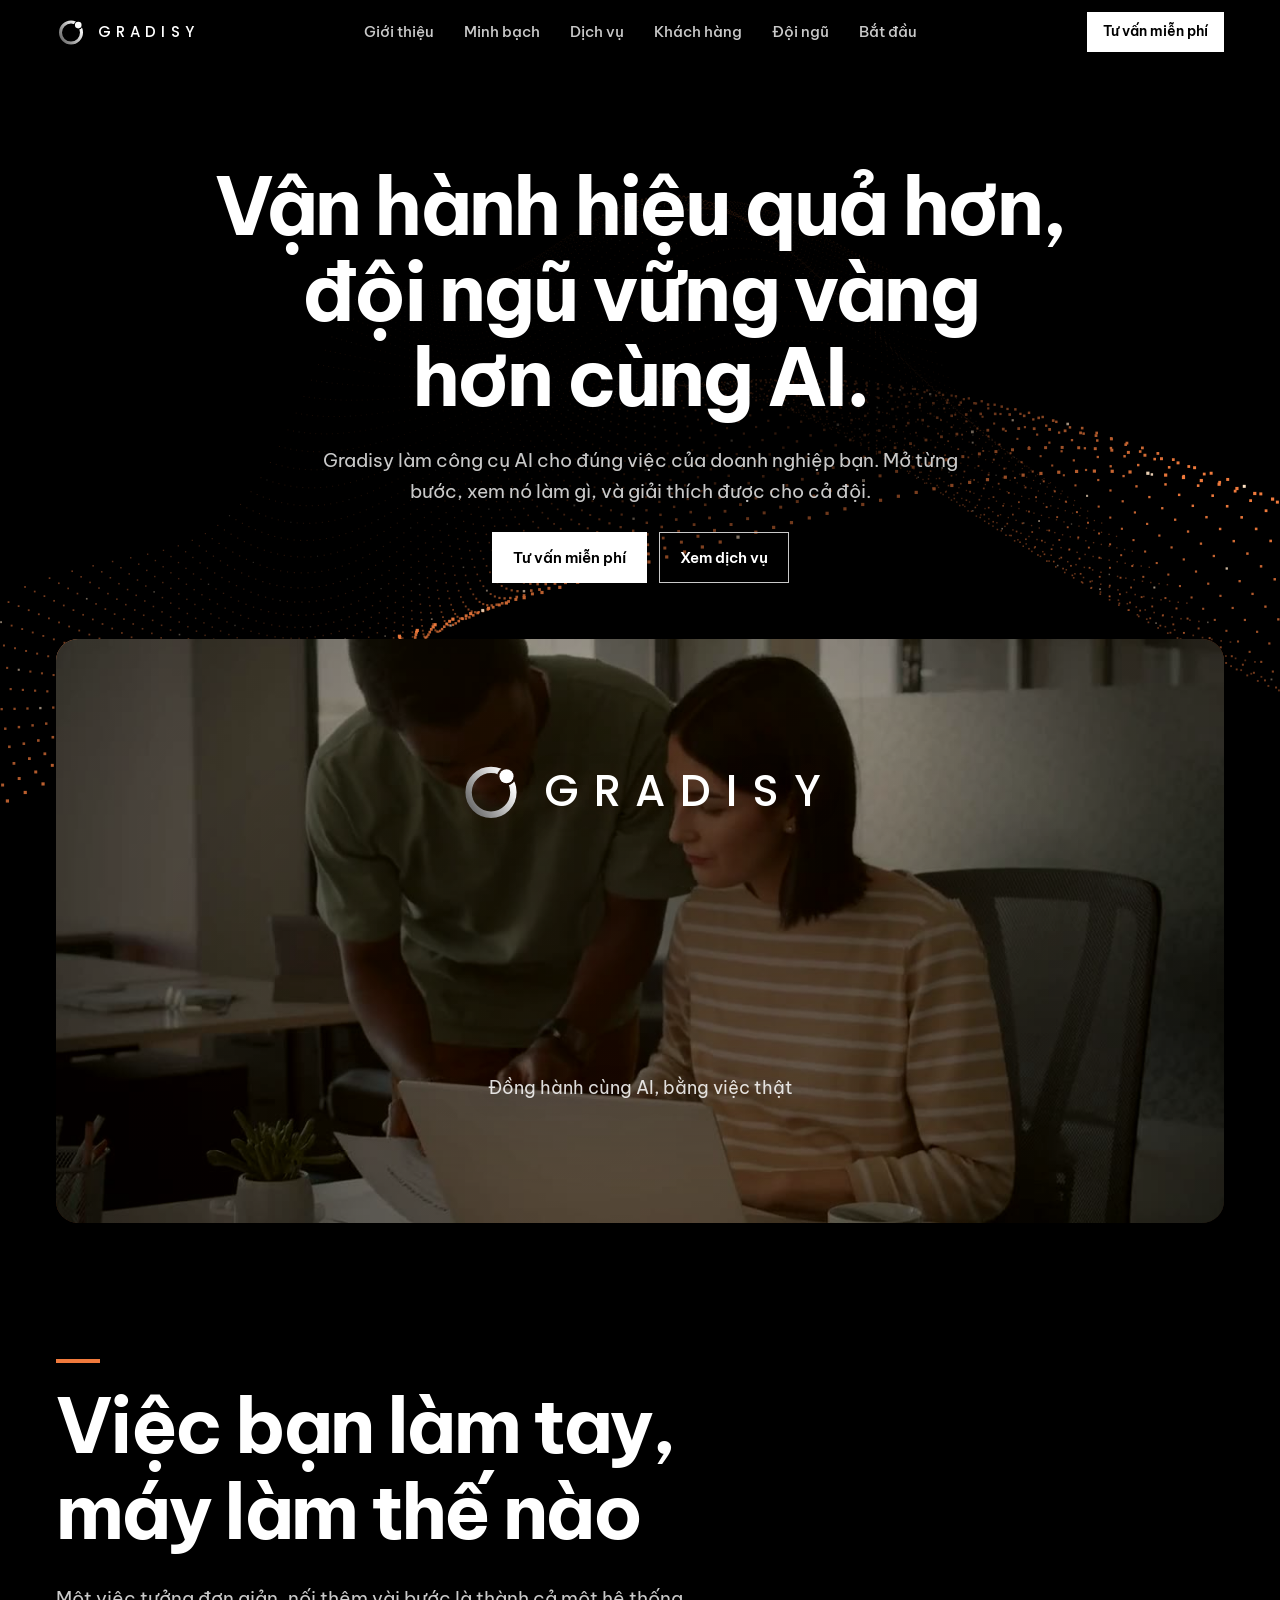
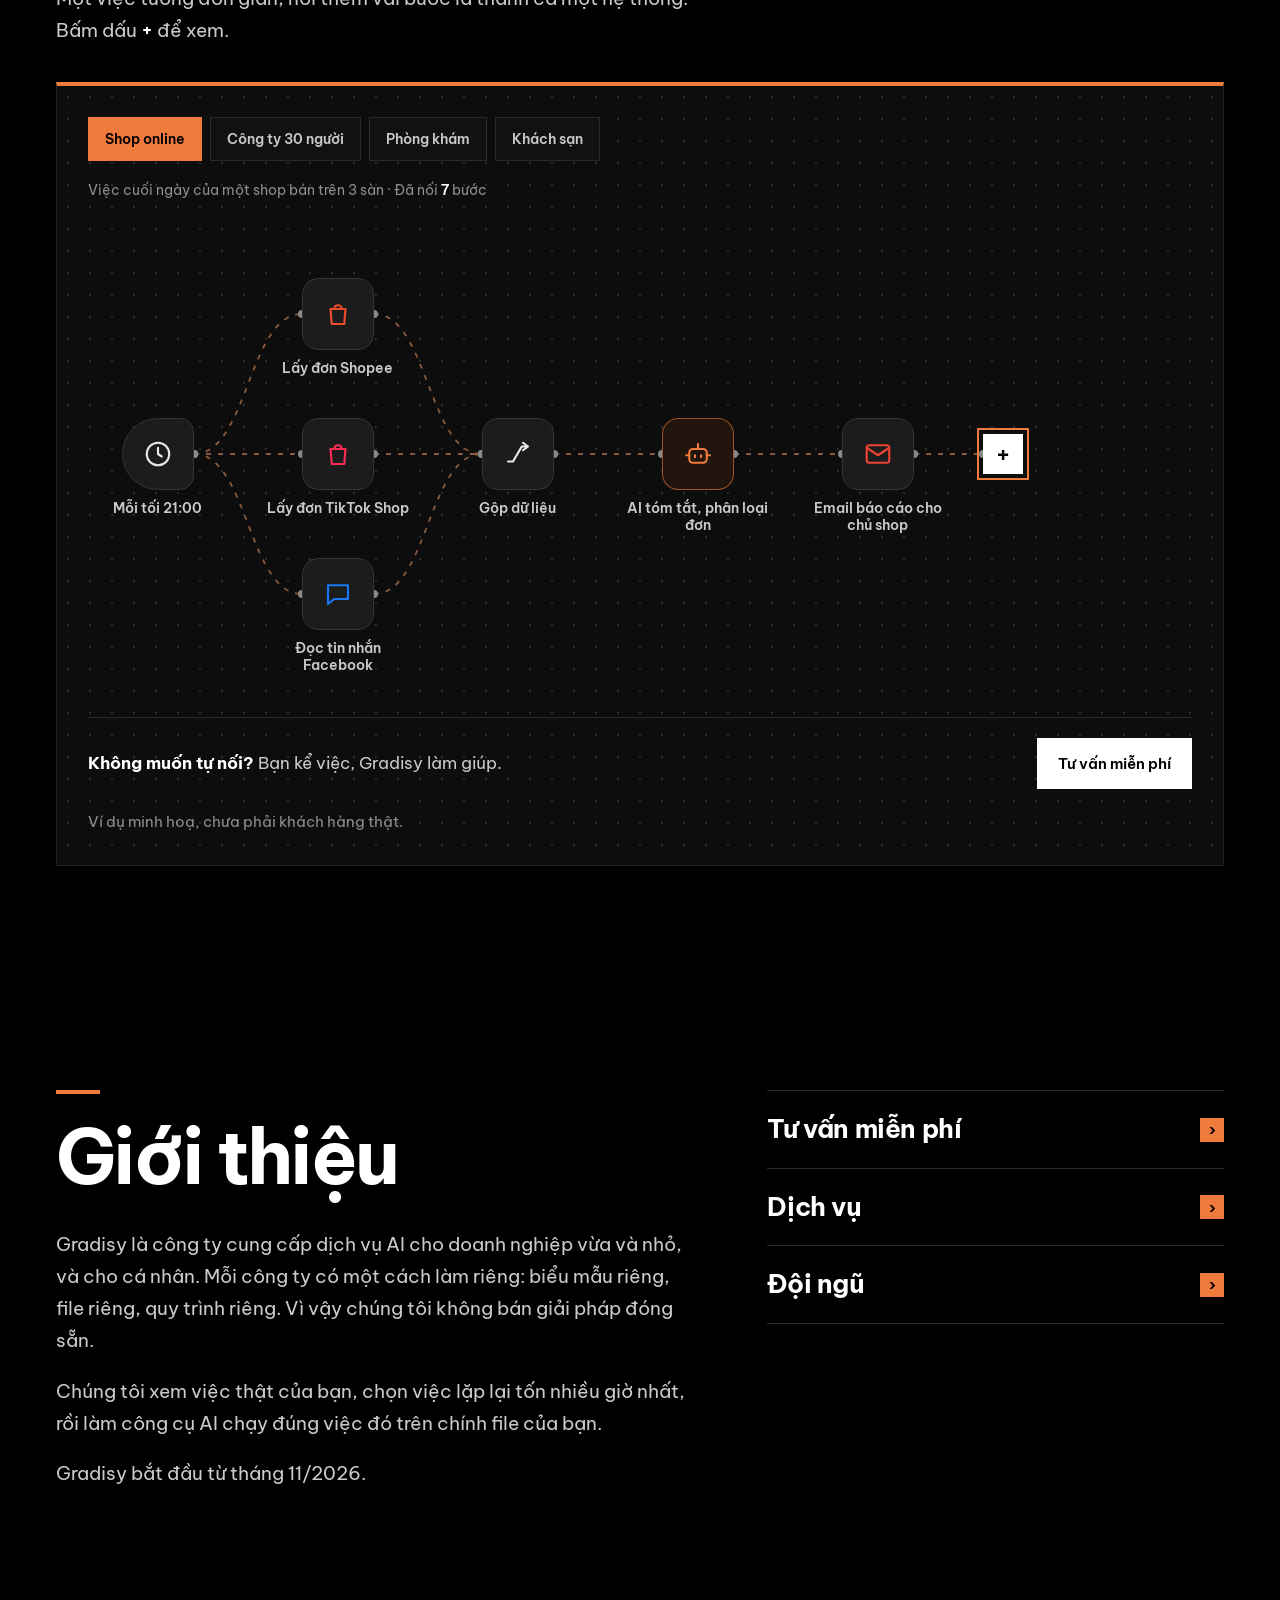
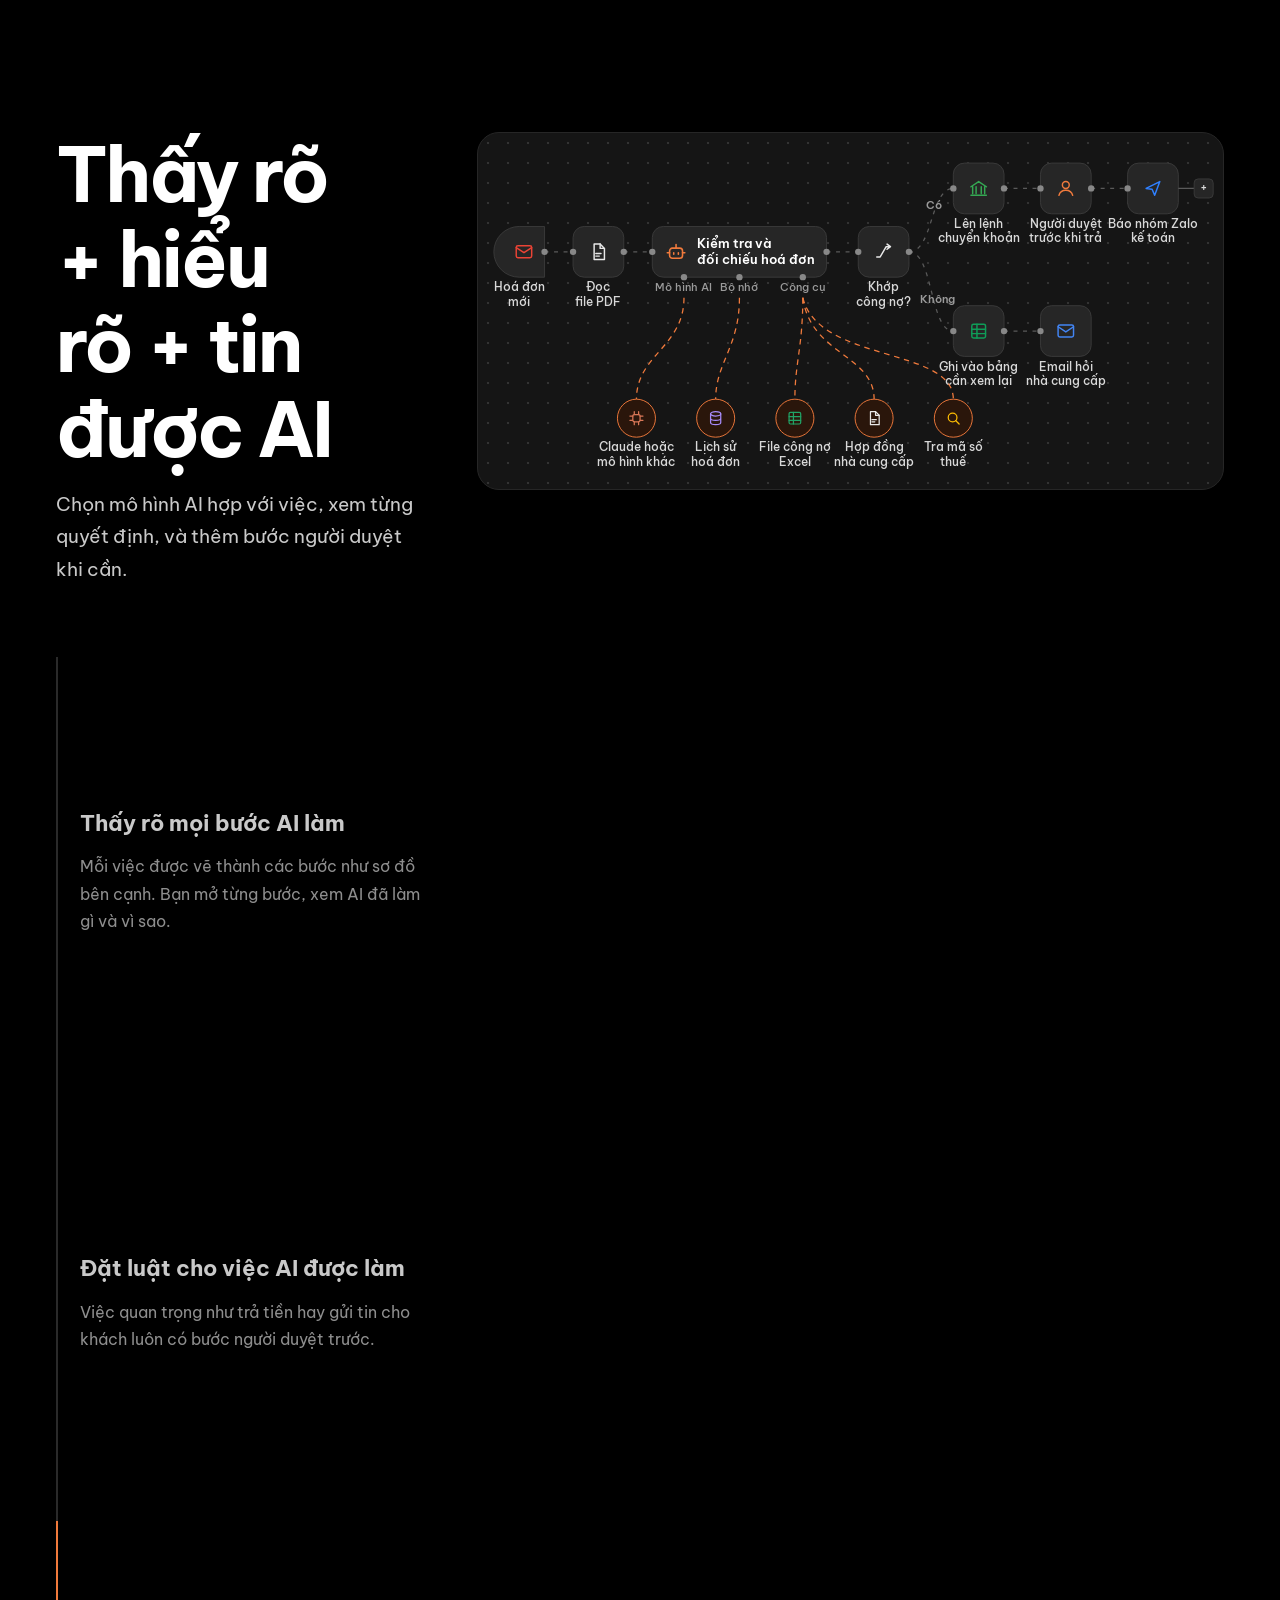
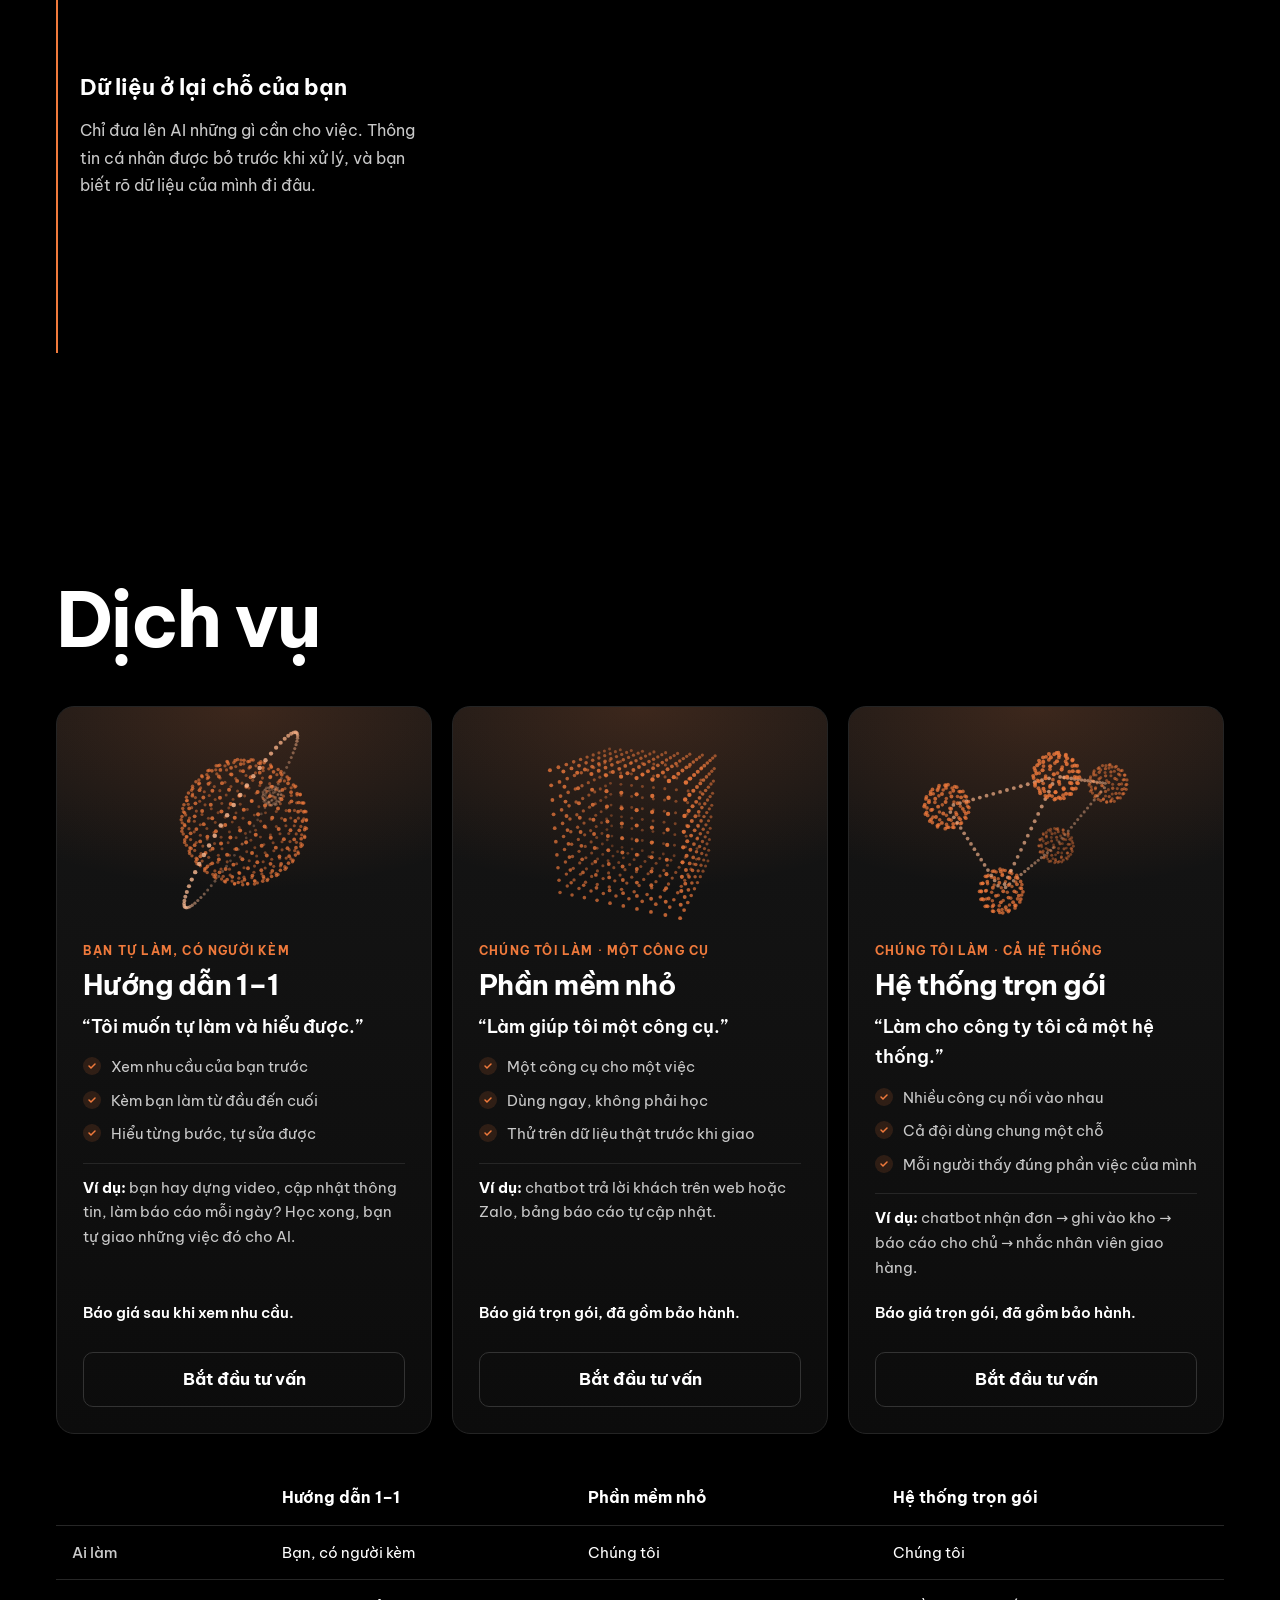
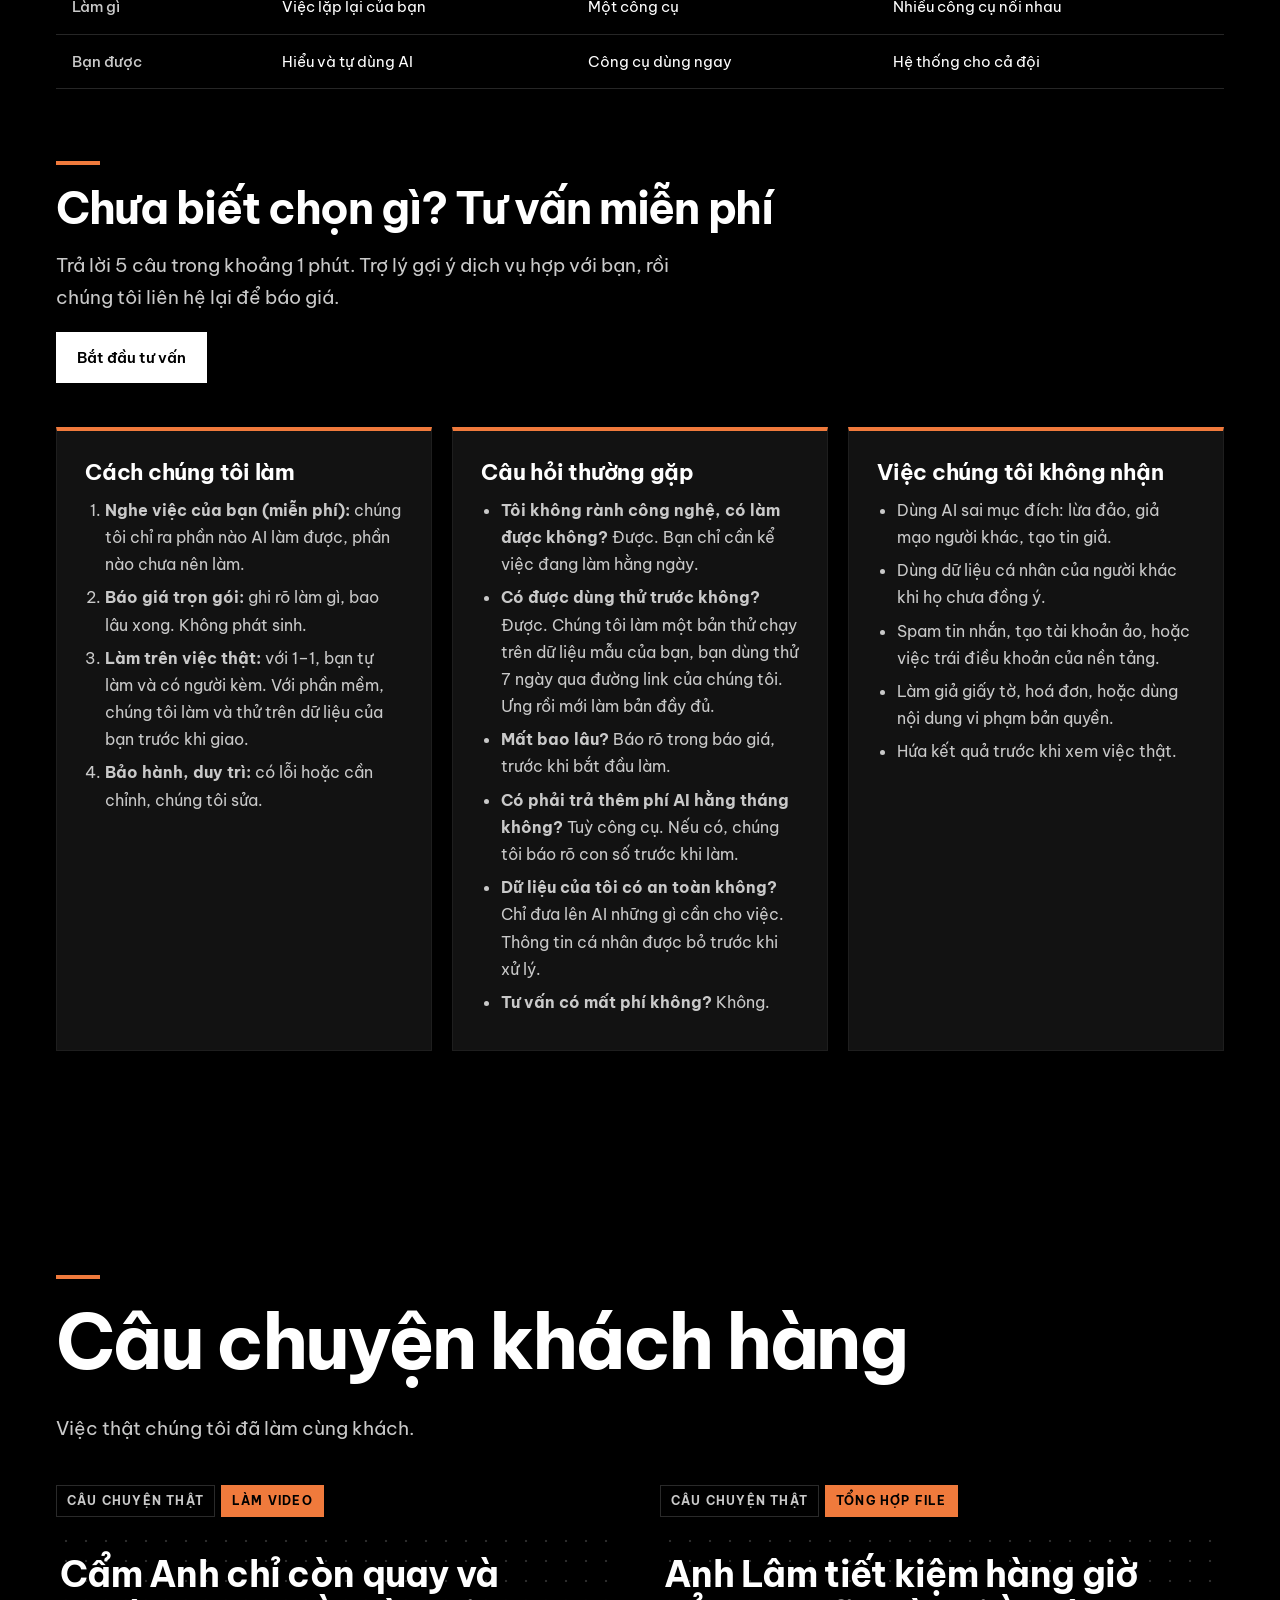
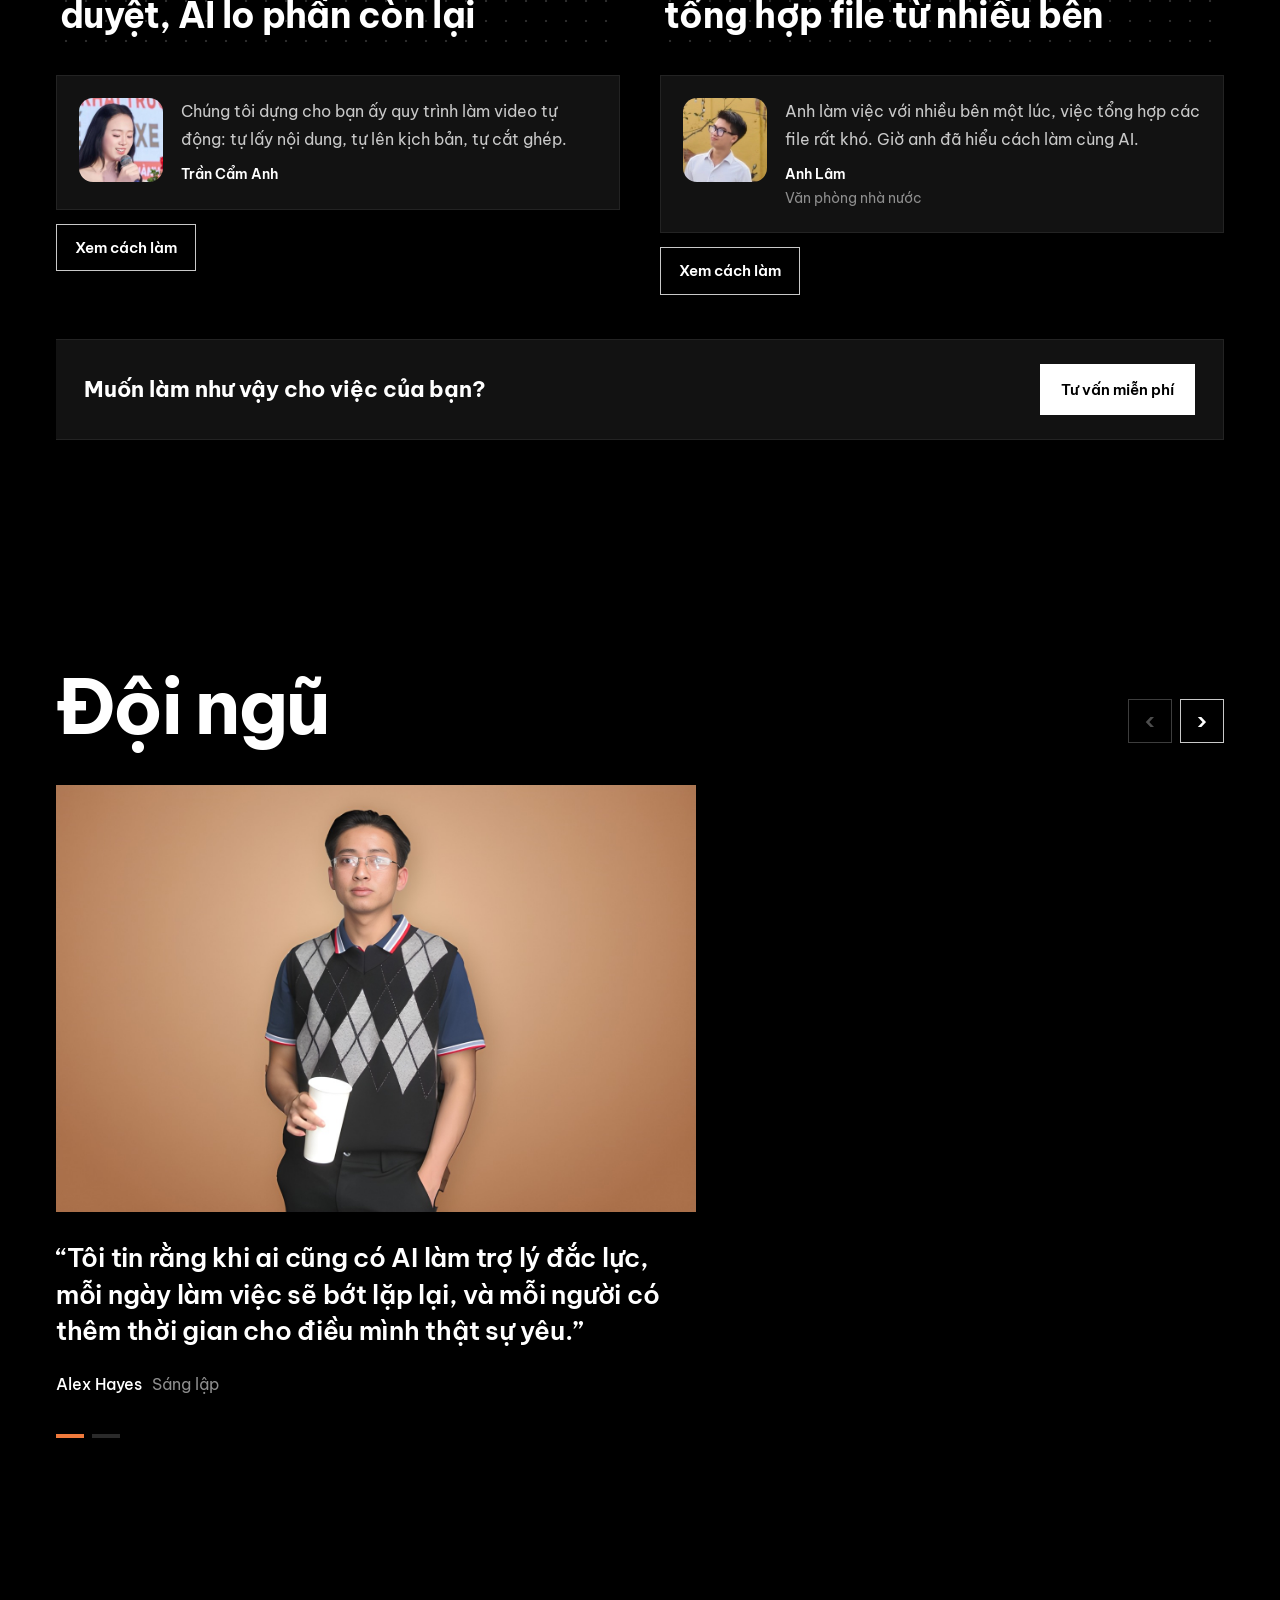
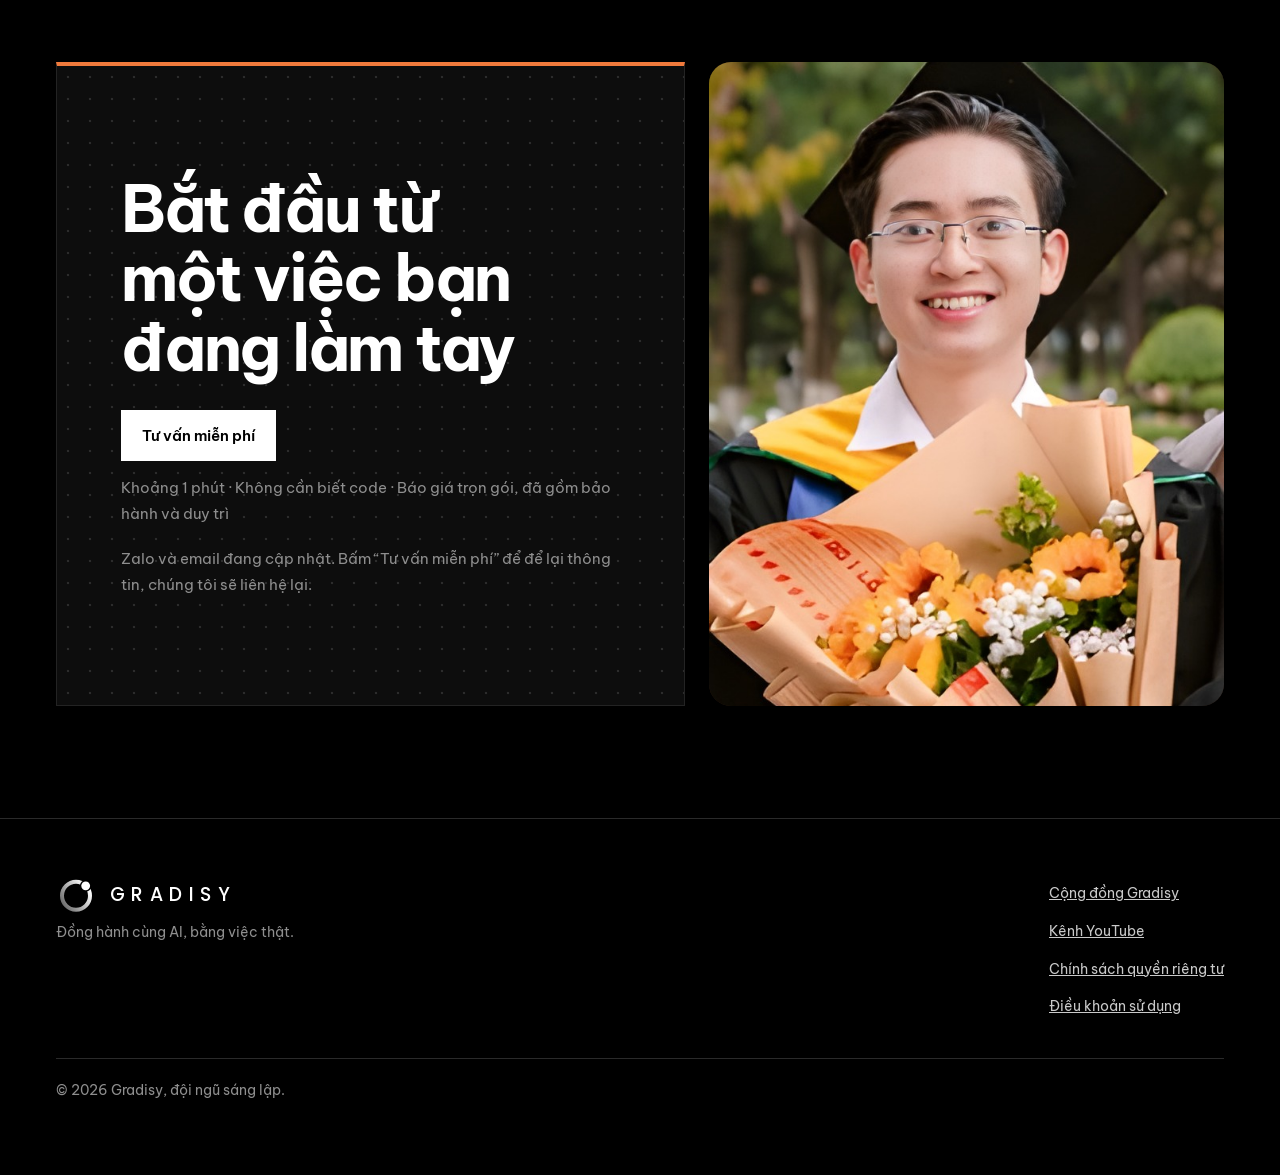
<file: cong-ty/index.html>
<!doctype html>
<html lang="vi">
<head>
<meta charset="utf-8">
<meta name="viewport" content="width=device-width, initial-scale=1, viewport-fit=cover">
<title>Hồ sơ công ty · Gradisy</title>
<meta name="description" content="Hồ sơ Gradisy: dịch vụ AI cho doanh nghiệp vừa và nhỏ, và cho cá nhân. Tư vấn miễn phí, hướng dẫn 1–1, phần mềm nhỏ, hệ thống trọn gói, đã gồm bảo hành và duy trì.">
<!-- 25/11: giữ nguyên thiết kế này, chỉ gắn thêm trợ lý tư vấn (chung.js) + nút Zalo, đổi 1–1 thành Tư vấn,
     bỏ phần học công khai. Bản 3 trang thử (Sir không chọn): ../../ho-so-cong-ty/ban-luu/thiet-ke-3-trang-25-11/
     Đăng lên mạng 18/11/2026. 19/11: phần dưới ảnh bìa dựng lại theo cấu trúc
     Giới thiệu → Tầm nhìn → Sứ mệnh → Sản phẩm → Đội ngũ → Tham gia.
     24/11: đổi thiết kế theo kiểu trang Accenture (chữ lớn căn trái, thẻ 3 màu có hình trừu tượng,
     khối người sáng lập kiểu trích dẫn). Giữ nguyên ảnh bìa video và toàn bộ chữ.
     Bản trước khi đổi: ../../ho-so-cong-ty/ban-luu/index-truoc-accenture-24-11.html
     Thêm dịch vụ mới: thêm một dòng vào DICH_VU trong <script> cuối trang. -->
<meta name="theme-color" content="#000000">
<link rel="icon" type="image/svg+xml" href="anh/logo-favicon.svg">
<link rel="preconnect" href="https://fonts.googleapis.com">
<link rel="preconnect" href="https://fonts.gstatic.com" crossorigin>
<link href="https://fonts.googleapis.com/css2?family=Be+Vietnam+Pro:wght@400;500;600;700&family=Poppins:wght@500&display=swap" rel="stylesheet">
<style>
:root{
  --bg:#000; --raise:#121212; --raise-2:#1c1c1c; --line:#2a2a2a;
  --ink:#fff; --ink-2:#c9c9c9; --muted:#8e8e8e;
  --accent:#f07a3c; --accent-soft:rgba(240,122,60,.14); --accent-deep:#b4501c;
  --good:#55c48a; --warn:#e8b24a;
  --paper:#fff; --paper-2:#ececec; --paper-ink:#000; --paper-ink-2:#3a3a3a;
  --font:"Be Vietnam Pro",system-ui,-apple-system,"Segoe UI",sans-serif;
  color-scheme:dark;
}
*{box-sizing:border-box}
html{scroll-behavior:smooth;scroll-padding-top:72px}
/* 24/11 chấm điểm giao diện: đường tắt bàn phím, chỉ hiện khi bấm Tab */
.skip{position:absolute;left:16px;top:-60px;z-index:20;background:var(--accent);color:#000;font-weight:700;padding:10px 16px;text-decoration:none}
.skip:focus{top:12px}
a,button,summary{touch-action:manipulation;-webkit-tap-highlight-color:rgba(240,122,60,.25)}
body{margin:0;background:var(--bg);color:var(--ink);font:400 17px/1.7 var(--font);overflow-x:hidden;-webkit-font-smoothing:antialiased}
a{color:var(--ink)}
img{max-width:100%;display:block}
:focus-visible{outline:2px solid var(--accent);outline-offset:3px}
.wrap{max-width:1200px;margin:0 auto;padding:0 max(16px,env(safe-area-inset-left))}

/* thanh trên: logo, các mục, nút chính */
.top{position:sticky;top:0;z-index:10;background:rgba(0,0,0,.9);backdrop-filter:blur(10px);border-bottom:1px solid transparent;transition:border-color .2s}
.top.scrolled{border-bottom-color:var(--line)}
.top .row{display:flex;align-items:center;gap:16px;height:64px}
/* logo Gradisy "Vòng chuyển sắc" (25/11): biểu tượng SVG + chữ Poppins giãn rộng. File: anh/logo-gradisy*.svg */
.logo{display:flex;align-items:center;gap:12px;text-decoration:none}
.logo img{width:30px;height:30px;flex:none}
.logo span,.logo-chan span{font-family:Poppins,var(--font);font-weight:500;font-size:15px;letter-spacing:.34em;text-transform:uppercase;margin-right:-.34em}
.logo-chan{display:flex!important;align-items:center;gap:14px}
.logo-chan img{width:40px;height:40px}
.logo-chan span{font-size:19px}
.menu{display:none;margin:0 auto;gap:2px}
.menu a{font-size:15px;font-weight:500;color:var(--ink-2);text-decoration:none;padding:6px 14px;white-space:nowrap}
@media (max-width:1100px){.menu a{font-size:14px;padding:6px 9px}}
.menu a:hover{color:var(--ink)}
.menu a.on{color:var(--ink);box-shadow:inset 0 -2px 0 var(--accent)}
.go{margin-left:auto;font-size:14px;text-decoration:none;background:var(--ink);color:#000;font-weight:600;padding:8px 16px;white-space:nowrap}
.go:hover{background:var(--accent)}
/* điện thoại: mục lục gập lại, hiện tên phần đang đọc */
.toc{border-top:1px solid var(--line);display:none}
.toc.show{display:block}
.toc summary{list-style:none;cursor:pointer;display:flex;justify-content:space-between;align-items:center;height:40px;font-size:14px;color:var(--ink-2)}
.toc summary::-webkit-details-marker{display:none}
.toc summary::after{content:"";width:8px;height:8px;border-right:1.5px solid var(--ink-2);border-bottom:1.5px solid var(--ink-2);transform:rotate(45deg) translateY(-3px)}
.toc details[open] summary::after{transform:rotate(-135deg)}
.toc ol{list-style:none;margin:0;padding:4px 0 14px}
.toc ol a{display:block;padding:6px 0;font-size:15px;color:var(--ink-2);text-decoration:none}
.toc ol a.on{color:var(--ink)}

/* vạch màu ngắn: dấu hiệu chung của mọi phần */
.bar{display:block;width:44px;height:4px;background:var(--accent);margin:0 0 20px}

/* đầu trang: tên rất lớn bên trái, giới thiệu ngắn bên phải */
/* đầu trang nằm trên nền hạt 3D */
/* 25/11: nền chấm sóng nằm cố định sau TOÀN TRANG (Sir muốn chấm chạy xuyên suốt khi cuộn) */
.hero{position:relative}
canvas.waves{position:fixed;inset:0;width:100vw;height:100vh;z-index:-1;pointer-events:none}
/* đầu trang kiểu n8n: tiêu đề 2 dòng đặt giữa, câu phụ, 2 nút */
.head{position:relative;max-width:1000px;margin:0 auto;padding:clamp(72px,11vh,128px) max(16px,env(safe-area-inset-left)) 56px;display:flex;flex-direction:column;align-items:center;text-align:center}
h1{font-weight:700;font-size:clamp(38px,6.2vw,84px);line-height:1.08;letter-spacing:-.035em;margin:0;text-wrap:balance}
h1 .l1,h1 .l2{display:block}
.sr{position:absolute;width:1px;height:1px;overflow:hidden;clip:rect(0 0 0 0);white-space:nowrap}
.has-waves{position:relative;overflow:hidden;isolation:isolate}

/* dải cảnh video có chữ đè lên, cùng kiểu ảnh bìa */
.scene{position:relative;border-radius:22px;overflow:hidden;min-height:440px;display:flex;align-items:flex-end;background:#1a0b04 center/cover}
.scene-v{position:absolute;inset:0;width:100%;height:100%;object-fit:cover}
.scene::after{content:"";position:absolute;inset:0;background:linear-gradient(0deg,rgba(0,0,0,.85) 0,rgba(0,0,0,.35) 60%,rgba(0,0,0,.2) 100%)}
.scene-text{position:relative;z-index:1;padding:clamp(24px,4vw,56px)}
.scene .label{color:#fff}
.scene.center{align-items:center;justify-content:center;text-align:center;margin-bottom:44px}
.scene.center::after{background:rgba(0,0,0,.5)}
.scene.center .big-title{margin:0}
.head .side{max-width:640px;position:relative;margin-top:24px}
.head .side .bar{display:none}
.head .hero-cta{justify-content:center}
/* vùng tối mềm sau chữ, để chấm sóng không đè lên chữ */
.head::before{content:"";position:absolute;inset:0 max(-10%, calc(50% - 50vw));z-index:-1;background:radial-gradient(closest-side,rgba(0,0,0,.82) 45%,rgba(0,0,0,0) 100%);pointer-events:none}
.part{position:relative}
.meta{font-size:14px;color:var(--muted);margin:0 0 10px}
.meta b{color:var(--ink);font-weight:600;margin-right:12px}
.sub{font-size:clamp(17px,1.8vw,19px);color:var(--ink-2);margin:0;line-height:1.6}
.hero-cta{display:flex;flex-wrap:wrap;gap:12px;margin:26px 0 0}

/* ảnh bìa (giữ nguyên như bản trước) */
.cover{max-width:1200px;margin:0 auto 24px;padding:0 max(16px,env(safe-area-inset-left))}
.cover .box{position:relative;aspect-ratio:16/8;border-radius:22px;overflow:hidden;
  background:radial-gradient(120% 90% at 18% 20%,#ffb88a 0,#f07a3c 30%,#9a3b12 58%,#2a0f05 100%)}
.cover video{position:absolute;inset:0;width:100%;height:100%;object-fit:cover}
.cover .box::after{content:"";position:absolute;inset:0;background:linear-gradient(rgba(0,0,0,.28),rgba(0,0,0,.28)),radial-gradient(55% 60% at 50% 50%,rgba(0,0,0,.3),transparent 75%)}
.cover .mark{text-shadow:0 2px 24px rgba(60,20,4,.35)}
.cover .mark{position:absolute;inset:0;display:grid;place-items:center;z-index:1;text-align:center}
.cover .mark span{display:block;font-weight:500;font-size:clamp(34px,7vw,84px);letter-spacing:-.02em;color:#fff;line-height:1}
.cover .mark .logo-bia{display:flex;align-items:center;justify-content:center;gap:clamp(12px,1.6vw,22px)}
.cover .mark .logo-bia img{width:clamp(36px,5vw,64px);height:auto;flex:none;filter:drop-shadow(0 2px 12px rgba(60,20,4,.35))}
.cover .mark .logo-bia b{font-family:Poppins,var(--font);font-weight:500;font-size:clamp(22px,3.4vw,44px);letter-spacing:.34em;text-transform:uppercase;margin-right:-.34em;line-height:1}
.cover .mark small{display:block;margin-top:12px;font-size:clamp(14px,1.8vw,18px);color:rgba(255,255,255,.85)}

/* nút: góc vuông, nền trắng hoặc viền */
.btn{display:inline-flex;align-items:center;gap:10px;font-size:15px;font-weight:600;text-decoration:none;padding:12px 20px;border:1px solid var(--ink-2);color:var(--ink)}
.btn:hover{border-color:var(--accent);color:var(--accent)}
.btn.main{background:var(--ink);color:#000;border-color:var(--ink)}
.btn.main:hover{background:var(--accent);border-color:var(--accent);color:#000}
/* ô vuông có mũi nhọn, dùng cho đường dẫn "xem tiếp" */
.chev{display:inline-grid;place-items:center;width:24px;height:24px;background:var(--accent);color:#000;font-weight:700;font-size:15px;line-height:1;flex:none}

/* các phần: tiêu đề lớn căn trái */
.part{padding:80px 0;scroll-margin-top:64px}
h2{font-weight:700;font-size:clamp(38px,6vw,76px);line-height:1.12;letter-spacing:-.035em;margin:0 0 28px;text-wrap:balance}
.lead{max-width:640px;margin:0 0 18px;color:var(--ink-2);font-size:clamp(17px,1.6vw,19px)}
.lead b{color:var(--ink);font-weight:600}
h3{font-weight:700;font-size:22px;line-height:1.25;letter-spacing:-.01em;margin:0 0 10px}
p{margin:0 0 16px}
.split{display:grid;gap:40px}

/* giới thiệu: danh sách "xem tiếp" bên phải */
.xlist{list-style:none;margin:0;padding:0;border-top:1px solid var(--line)}
.xlist li{border-bottom:1px solid var(--line)}
.xlist a{display:flex;justify-content:space-between;align-items:center;gap:16px;padding:22px 0;text-decoration:none;font-size:clamp(20px,2.2vw,26px);font-weight:700;letter-spacing:-.015em;line-height:1.25}
.xlist a:hover{color:var(--accent)}

/* tầm nhìn: một câu rất lớn */
.label{display:block;font-size:13px;font-weight:700;letter-spacing:.1em;text-transform:uppercase;color:var(--ink-2);margin:0 0 14px}
.vision{max-width:1040px;margin:0;font-size:clamp(30px,4.8vw,62px);line-height:1.22;font-weight:700;letter-spacing:-.03em;text-wrap:balance}

/* sứ mệnh: 4 cột, mỗi cột có vạch màu */
.rules{display:grid;gap:40px 32px;margin:24px 0 0}
.rules div{margin:0}
.rules dt{font-size:24px;font-weight:700;letter-spacing:-.015em;margin-bottom:10px;line-height:1.2}
.rules dd{margin:0;color:var(--ink-2);font-size:16px}

/* sản phẩm: thẻ vuông 3 màu, hình trừu tượng ở đáy */
.grid{display:grid;gap:20px;margin-top:44px}
.card{background:var(--raise);border:1px solid #1e1e1e;padding:28px}
.card p{color:var(--ink-2);font-size:16px}
.card p:last-child,.card ul:last-child,.card ol:last-child{margin-bottom:0}
.prod{display:flex;flex-direction:column;padding:0;border:0;--c-ink:var(--ink);--c-ink-2:var(--ink-2);--c-tag:var(--accent);--c-tag-bg:var(--accent-soft)}
.prod .in{padding:28px 28px 22px;display:flex;flex-direction:column;flex:1}
.prod.light{background:var(--paper);--c-ink:var(--paper-ink);--c-ink-2:var(--paper-ink-2);--c-tag:#8f3a10;--c-tag-bg:rgba(180,80,28,.1)}
.prod.grey{background:var(--paper-2);--c-ink:var(--paper-ink);--c-ink-2:var(--paper-ink-2);--c-tag:#8f3a10;--c-tag-bg:rgba(180,80,28,.1)}
.prod.dark{background:#141414;border:1px solid #262626}
.prod h3{color:var(--c-ink);font-size:clamp(24px,2.2vw,28px);letter-spacing:-.02em}
.prod p{color:var(--c-ink-2)}
.prod .cau{font-size:19px;font-weight:600;color:var(--c-ink);line-height:1.4;margin:2px 0 14px}
.prod .vd{font-size:15px;border-top:1px solid rgba(128,128,128,.25);padding-top:12px}
.prod .vd b{color:var(--c-ink)}
#dsDichVu{perspective:1200px}
.sv{position:relative;background:linear-gradient(180deg,#151515 0,#0c0c0c 100%);border:1px solid #242424;border-radius:18px;overflow:hidden;display:flex;flex-direction:column;transform-style:preserve-3d;transition:transform .25s ease,border-color .25s,box-shadow .25s}
.sv:hover{border-color:rgba(240,122,60,.55);box-shadow:0 30px 60px -20px rgba(240,122,60,.35)}
.sv::before{content:"";position:absolute;inset:0;background:radial-gradient(500px 260px at var(--mx,50%) 0,rgba(240,122,60,.18),transparent 70%);pointer-events:none}
.sv.noi{border-color:rgba(240,122,60,.5)}
.sv canvas{display:block;width:100%;height:230px}
.sv .in{padding:4px 26px 26px;display:flex;flex-direction:column;flex:1;position:relative}
.sv .tag{font-size:12px;font-weight:700;letter-spacing:.1em;text-transform:uppercase;color:var(--accent);margin-bottom:8px}
.sv h3{font-size:28px;letter-spacing:-.02em;margin:0 0 10px;line-height:1.15}
.sv .cau{font-size:18px;font-weight:600;margin:0 0 12px;color:var(--ink)}
.sv p{color:var(--ink-2);margin:0 0 12px;font-size:15.5px}
.sv ul{list-style:none;padding:0;margin:0 0 16px;display:grid;gap:8px}
.sv li{display:flex;gap:10px;font-size:15px;color:var(--ink-2)}
.sv li::before{content:"";flex:none;width:18px;height:18px;margin-top:3px;border-radius:50%;background:var(--accent-soft) url("data:image/svg+xml,%3Csvg xmlns='http://www.w3.org/2000/svg' viewBox='0 0 24 24' fill='none' stroke='%23f07a3c' stroke-width='3' stroke-linecap='round'%3E%3Cpath d='M6 12l4 4 8-8'/%3E%3C/svg%3E") center/12px no-repeat}
.sv .vd{font-size:14.5px;border-top:1px solid #262626;padding-top:12px}
.sv .vd b{color:var(--ink)}
.sv .gia{margin-top:auto;padding-top:8px;font-weight:600;color:var(--ink);font-size:15px}
.sv a.nut{margin-top:14px;display:flex;justify-content:center;align-items:center;min-height:48px;padding:12px;font-weight:700;text-decoration:none;color:var(--ink);border:1px solid #333;border-radius:10px;transition:background .2s,color .2s}
.sv a.nut:hover,.sv.noi a.nut{background:var(--accent);color:#000;border-color:var(--accent)}
@media (prefers-reduced-motion:reduce){.sv{transition:none}}
.sosanh{width:100%;border-collapse:collapse;margin-top:28px;font-size:15px}
.sosanh-wrap{overflow-x:auto;margin-top:8px}
.sosanh th,.sosanh td{text-align:left;padding:14px 16px;border-bottom:1px solid #262626;vertical-align:top}
.sosanh thead th{color:var(--ink);font-size:16px}
.sosanh tbody th{color:var(--ink-2);font-weight:500;width:18%}
.sosanh td{color:var(--ink)}
.prod .tag-top{display:flex;align-items:center;gap:8px;font-size:12px;font-weight:700;letter-spacing:.1em;text-transform:uppercase;color:var(--c-ink);margin-bottom:18px}
.prod .tag-top::before{content:"";width:8px;height:8px;border-radius:50%;background:var(--good)}
.prod .tag-top.soon::before{background:var(--warn)}
.tags{display:flex;flex-wrap:wrap;gap:8px;margin:4px 0 16px;padding:0;list-style:none}
.tags li{font-size:13px;font-weight:500;color:var(--c-tag);background:var(--c-tag-bg);padding:3px 10px}
.price{font-size:17px;font-weight:600;color:var(--c-ink)!important;margin-top:auto!important;padding-top:6px}
.prod a.more{display:inline-flex;align-items:center;gap:10px;font-size:15px;font-weight:700;color:var(--c-ink);text-decoration:none}
.prod a.more:hover{text-decoration:underline;text-underline-offset:4px}
/* hình trừu tượng màu cam, mỗi thẻ một kiểu */
.art{height:200px;flex:none}
.art.a1{background:radial-gradient(circle at 50% 120%,#ffd3b5 0,#f07a3c 22%,transparent 23%),radial-gradient(circle at 50% 120%,transparent 0 30%,rgba(240,122,60,.55) 30% 31%,transparent 31%),radial-gradient(circle at 50% 120%,transparent 0 40%,rgba(240,122,60,.35) 40% 41%,transparent 41%),radial-gradient(circle at 50% 120%,transparent 0 52%,rgba(240,122,60,.2) 52% 53%,transparent 53%),#fff}
.art.a2{background:repeating-conic-gradient(from 0deg at 50% 100%,#f07a3c 0 4deg,#ececec 4deg 9deg)}
.art.a3{background:repeating-linear-gradient(100deg,transparent 0 22px,rgba(255,170,110,.85) 22px 24px),linear-gradient(180deg,#141414 0,#5a2208 55%,#f07a3c 100%)}
.art.a4{background:repeating-radial-gradient(circle at 100% 100%,#f07a3c 0 2px,transparent 2px 16px),radial-gradient(circle at 100% 100%,#5a2208 0,#141414 70%)}
.art.a5{background:radial-gradient(circle,#f07a3c 0 3px,transparent 4px) 0 0/22px 22px,linear-gradient(180deg,#fff 0,#ffe3d0 100%)}
.art.a6{background:repeating-linear-gradient(135deg,#f07a3c 0 6px,#ffb88a 6px 10px,transparent 10px 44px),#ececec}

/* góc nhìn: thẻ kiểu bài viết, chữ trên, hình dưới */
.icards{display:grid;gap:28px;margin-top:44px}
.icard{display:flex;flex-direction:column;min-height:440px;--c-ink:var(--paper-ink);--c-ink-2:var(--paper-ink-2)}
.icard.light{background:var(--paper)}
.icard.grey{background:var(--paper-2)}
.icard.dark{background:#141414;border:1px solid #262626;--c-ink:var(--ink);--c-ink-2:var(--ink-2)}
.icard .in{padding:26px 24px 20px}
.icard .kicker{display:block;font-size:12px;font-weight:700;letter-spacing:.1em;text-transform:uppercase;color:var(--c-ink);margin-bottom:12px}
.icard h3{color:var(--c-ink);font-size:clamp(21px,1.9vw,24px);font-weight:600;letter-spacing:-.015em;line-height:1.25}
.icard p{color:var(--c-ink-2);font-size:15px;margin:0}
.icard .art{flex:1;min-height:180px;height:auto}
.note-sm{color:var(--muted);font-size:15px;margin:20px 0 0}

/* khối dịch vụ 1–1 */
.deal{margin-top:72px}
.deal h3.big{font-size:clamp(28px,3.4vw,44px);letter-spacing:-.03em;line-height:1.1;margin-bottom:16px;max-width:820px}
.deal .card{border-top:4px solid var(--accent)}
.deal ol,.deal ul{color:var(--ink-2);font-size:16px;padding-left:20px;margin:0 0 14px}
.deal li{margin:6px 0}
.deal .note{color:var(--muted);font-size:15px;margin:24px 0 0;max-width:720px}

/* đội ngũ: lướt ngang từng người, ảnh tròn bên trái, câu châm ngôn lớn bên phải */
.team-head{display:flex;justify-content:space-between;align-items:flex-end;gap:16px}
.nav-btns{display:flex;gap:8px;margin-bottom:34px}
.nb{width:44px;height:44px;border:1px solid var(--ink-2);background:transparent;color:var(--ink);font:700 22px/1 var(--font);cursor:pointer}
.nb:hover{border-color:var(--accent);background:var(--accent);color:#000}
.nb:disabled{opacity:.3;cursor:default;background:transparent;color:var(--ink);border-color:var(--ink-2)}
.slider{display:flex;overflow-x:auto;scroll-snap-type:x mandatory;scrollbar-width:none;-webkit-overflow-scrolling:touch}
.slider::-webkit-scrollbar{display:none}
/* mỗi người: ảnh ngang ở trên, câu nói đậm ở dưới, tên nhỏ cuối cùng (kiểu khối trích dẫn của Accenture) */
.slide{flex:0 0 100%;scroll-snap-align:start;padding:8px 0}
.slide > *{max-width:640px}
.slide img{width:100%;height:auto;aspect-ratio:3/2;object-fit:cover;object-position:50% 50%;background:#1a0b04}
.motto{margin:28px 0 0;font-size:clamp(20px,2.2vw,26px);line-height:1.4;font-weight:600;letter-spacing:-.01em;text-wrap:pretty}
.who{margin:22px 0 0;font-size:16px;color:var(--ink-2)}
.who b{color:var(--ink);font-weight:500;margin-right:10px}
.who span{color:var(--muted)}
.dots{display:flex;gap:8px;margin-top:28px}
.dots span{width:28px;height:4px;background:var(--line)}
.dots span.on{background:var(--accent)}
/* (cũ) người sáng lập kiểu trích dẫn */
.founder{display:grid;gap:32px;align-items:center;margin-top:16px}
.founder img{width:100%;max-width:440px;aspect-ratio:1/1;object-fit:cover;object-position:50% 30%}
.founder h3{font-size:clamp(32px,4vw,52px);letter-spacing:-.035em;line-height:1.05;margin:0 0 8px}
.role{display:block;font-size:13px;font-weight:700;letter-spacing:.1em;text-transform:uppercase;color:var(--accent);margin-bottom:20px}
.founder p{color:var(--ink-2);font-size:clamp(17px,1.7vw,20px);line-height:1.6;max-width:600px}
.founder ul{list-style:none;padding:0;margin:20px 0 0;border-top:1px solid var(--line)}
.founder li{padding:14px 0;border-bottom:1px solid var(--line);color:var(--ink);font-weight:500;font-size:16px}
.group{font-size:13px;font-weight:700;letter-spacing:.1em;text-transform:uppercase;color:var(--muted);margin:80px 0 18px}
.members{display:grid;gap:20px}
.member .ph{display:grid;place-items:center;width:56px;height:56px;margin:0 0 18px;background:var(--raise-2);color:var(--accent);font-size:24px;font-weight:700}
.member .t{color:var(--muted);font-size:15px}

/* tham gia: tiêu đề cực lớn ở giữa */
.big-title{text-align:center;font-size:clamp(44px,9vw,120px);line-height:1.12;letter-spacing:-.045em;margin:0 auto 44px;max-width:1100px}
.join{display:grid;gap:28px;align-items:start}
.join > div > p{color:var(--ink-2)}
.links{display:flex;flex-wrap:wrap;gap:12px;margin:28px 0 0}
.chance{border-top:4px solid var(--accent)}
.chance h3{font-size:13px;font-weight:700;letter-spacing:.1em;text-transform:uppercase;color:var(--accent);margin-bottom:12px}
.chance ul{list-style:none;padding:0;margin:0}
.chance li{position:relative;padding:12px 0 12px 28px;border-bottom:1px solid var(--line);color:var(--ink-2);font-size:16px}
.chance li:last-child{border-bottom:0}
.chance li::before{content:"";position:absolute;left:2px;top:22px;width:12px;height:4px;background:var(--accent)}

/* chân trang: thông tin công ty */
footer{border-top:1px solid var(--line);padding:56px 0;font-size:14px;color:var(--muted)}
.foot{display:grid;gap:28px}
.foot b{display:block;color:var(--ink);font-size:22px;font-weight:700;letter-spacing:-.02em;margin-bottom:6px}
.foot dl{margin:0;display:grid;grid-template-columns:auto 1fr;gap:6px 16px}
.foot dt{color:var(--muted)}
.foot dd{margin:0;color:var(--ink-2)}
.foot ul{list-style:none;padding:0;margin:0}
.foot li{margin:0}
.foot li a{display:inline-block;padding:7px 0}

/* điện thoại: hình trang trí thấp lại để trang bớt dài, chữ lên trước */
@media (max-width:899px){ html{scroll-padding-top:110px} }
@media (max-width:639px){
  .art{height:110px}
  .icard{min-height:0}
  .icard .art{flex:none;min-height:0;height:96px}
  .scene{min-height:380px}
  .part{padding:64px 0}
}
footer a{color:var(--ink-2)}
footer a:hover{color:var(--accent)}
.copy{margin-top:32px;padding-top:20px;border-top:1px solid var(--line)}

/* 25/11: trợ lý tư vấn miễn phí (mã ở chung.js), tô theo màu trang này */
.tv-open{position:fixed;right:max(20px,env(safe-area-inset-right));bottom:max(20px,env(safe-area-inset-bottom));z-index:50;box-shadow:0 8px 24px rgba(0,0,0,.5)}
.tv-open[hidden],.tv[hidden]{display:none}
.tv{position:fixed;z-index:60;right:max(20px,env(safe-area-inset-right));bottom:max(20px,env(safe-area-inset-bottom));width:390px;max-height:min(640px,calc(100svh - 40px));display:flex;flex-direction:column;background:var(--raise);border:1px solid var(--line);border-top:4px solid var(--accent);box-shadow:0 18px 48px rgba(0,0,0,.6)}
.tv header{display:flex;align-items:center;justify-content:space-between;gap:12px;padding:12px 14px 12px 20px;border-bottom:1px solid var(--line)}
.tv header b{font-size:17px;font-weight:700}
.tv header small{display:block;color:var(--muted);font-size:13px}
.tv .x{width:44px;height:44px;border:0;background:transparent;color:var(--ink-2);font:300 28px/1 var(--font);cursor:pointer}
.tv .x:hover{color:var(--accent)}
.tv .log{flex:1;overflow-y:auto;overscroll-behavior:contain;padding:20px;display:flex;flex-direction:column;gap:12px}
.tv .log:focus{outline:none}
.tv .m{max-width:88%;font-size:15px;line-height:1.6;margin:0}
.tv .m.me{align-self:flex-end;background:var(--accent-soft);color:var(--ink);padding:8px 14px}
.tv .m.kq{border-top:4px solid var(--accent);background:var(--raise-2);padding:14px 16px;max-width:100%}
.tv .m.kq b{display:block;font-size:18px;margin-bottom:6px}
.tv .m.kq p{color:var(--ink-2);margin:0 0 8px}
.tv .opts{display:flex;flex-direction:column;gap:8px}
.tv .opts button{min-height:46px;text-align:left;padding:10px 14px;border:1px solid var(--line);background:transparent;color:var(--ink);font:500 15px/1.4 var(--font);cursor:pointer}
.tv .opts button:hover{border-color:var(--accent);color:var(--accent)}
.tv form{display:grid;gap:10px}
.tv label{font-size:14px;color:var(--ink-2)}
.tv input,.tv textarea{width:100%;min-height:46px;background:#000;border:1px solid var(--line);color:var(--ink);font:400 16px/1.4 var(--font);padding:10px 12px}
.tv input:focus,.tv textarea:focus{border-color:var(--accent);outline:none}
.tv textarea{min-height:70px;resize:vertical}
.tv .err{color:#ff9a8a;font-size:14px;margin:0}
.tv .bay{position:absolute;left:-9999px;width:1px;height:1px;overflow:hidden}
.tv .step{color:var(--muted);font-size:13px}
.tv .btn{justify-content:center}
@media (max-width:640px){
  .tv{left:0;right:0;bottom:0;width:auto;height:90svh;max-height:none;border-left:0;border-right:0;border-bottom:0}
  .tv-open{left:16px;right:16px;justify-content:center}
}
/* 25/11 (học từ n8n.io): dải 3 cam kết dưới tiêu đề, theo kiểu dải số liệu của n8n */
.promises{max-width:1200px;margin:0 auto 24px;padding:0 max(16px,env(safe-area-inset-left));display:grid;gap:12px}
.promises div{background:var(--raise);border:1px solid #1e1e1e;padding:18px 20px;display:flex;gap:14px;align-items:center}
.promises i{flex:none;width:44px;height:44px;display:grid;place-items:center;border-radius:50%;background:radial-gradient(circle at 35% 30%,#ffb487 0,#f07a3c 45%,#7a2e08 100%);box-shadow:0 0 0 6px rgba(240,122,60,.1),0 8px 24px rgba(240,122,60,.25)}
.promises i svg{width:22px;height:22px;fill:none;stroke:#1a0a02;stroke-width:2;stroke-linecap:round;stroke-linejoin:round}
.promises span{font-size:16px;font-weight:600;line-height:1.35}
.promises small{display:block;color:var(--muted);font-size:14px;font-weight:400;margin-top:2px}
@media (min-width:760px){.promises{grid-template-columns:repeat(3,1fr)}}

/* sơ đồ luồng việc dài kiểu n8n (25/11): bấm dấu + để nối thêm chặng, càng nối càng rắc rối → mời để Gradisy làm.
   Dữ liệu: mảng LUONG_VIEC cuối trang. */
.flowbox{border:1px solid #232323;border-top:4px solid var(--accent);padding:clamp(18px,2.4vw,32px);margin-top:36px;
  background:radial-gradient(circle,#2c2c2c 1px,transparent 1.6px) 0 0/22px 22px,#0d0d0d}
.wf-dau{display:flex;flex-wrap:wrap;justify-content:space-between;align-items:center;gap:12px;margin:0 0 8px;color:var(--muted);font-size:14px}
.wf-dau b{color:var(--ink);font-weight:600}
.wf-dau button{min-height:40px;background:transparent;border:1px solid var(--line);color:var(--ink-2);padding:6px 14px;font:600 13px var(--font);cursor:pointer}
.wf-dau button:hover{border-color:var(--accent);color:var(--ink)}
.wfwrap{overflow-x:auto;overscroll-behavior-x:contain;scroll-behavior:smooth;margin:0 -8px;padding:8px}
.wf{position:relative;height:470px;transition:width .5s ease}
.wf > svg{position:absolute;left:0;top:0;height:470px;overflow:visible}
.wf .e{fill:none;stroke:#565656;stroke-width:1.8}
.wf .e.chay{stroke:#8a5a3c;stroke-dasharray:5 7;animation:chay 1.2s linear infinite}
.wf .e.moi{animation:ve .6s ease-out both}
.wf .cg{fill:#8a8a8a}
.wf .nh{fill:#a0a0a0;font:600 13px var(--font)}
@keyframes chay{to{stroke-dashoffset:-12}}
@keyframes ve{from{opacity:0}}
.wn{position:absolute;width:150px;transform:translate(-50%,-36px);text-align:center}
.wn .o{width:72px;height:72px;margin:0 auto;display:grid;place-items:center;background:#1c1c1c;border:1px solid #353535;border-radius:16px}
.wn.mo .o{border-radius:36px 14px 14px 36px}
.wn.ai .o{border-color:rgba(240,122,60,.6);background:#22150d}
.wn .o svg{width:30px;height:30px;fill:none;stroke-width:1.7;stroke-linecap:round;stroke-linejoin:round}
.wn span{display:block;margin-top:10px;font-size:13.5px;font-weight:600;line-height:1.3;color:var(--ink-2)}
.wn.moi{animation:hien .5s ease-out both}
@keyframes hien{from{opacity:0;transform:translate(-50%,-36px) scale(.7)}}
.wplus{position:absolute;width:40px;height:40px;transform:translate(-50%,-50%);background:#fff;color:#000;border:0;font:500 26px/1 var(--font);cursor:pointer;display:grid;place-items:center}
.wplus::after{content:"";position:absolute;inset:-6px;border:2px solid var(--accent);animation:goi 1.6s ease-out infinite}
.wplus:hover{background:var(--accent)}
@keyframes goi{from{opacity:1;transform:scale(.9)}to{opacity:0;transform:scale(1.5)}}
.wend{position:absolute;transform:translateY(-50%);white-space:nowrap;animation:hien2 .6s ease-out both}
.ftabs{display:flex;flex-wrap:wrap;gap:8px;margin:0 0 18px}
.ftabs button{min-height:44px;background:#111;color:var(--ink-2);border:1px solid var(--line);padding:8px 16px;font:600 14px var(--font);cursor:pointer}
.ftabs button:hover{border-color:var(--accent);color:var(--ink)}
.ftabs button[aria-selected=true]{background:var(--accent);border-color:var(--accent);color:#000}
@keyframes hien2{from{opacity:0;transform:translateY(-50%) translateX(-12px)}}
@media (prefers-reduced-motion:reduce){.wf .e.chay,.wplus::after,.wn.moi,.wend,.wf .e.moi{animation:none}}
.vuot{display:none;color:var(--muted);font-size:13px;margin:4px 0 0}
@media (max-width:1100px){.vuot{display:block}}
.fout{display:flex;flex-wrap:wrap;justify-content:space-between;align-items:center;gap:16px;margin:20px 0 0;padding-top:20px;border-top:1px solid var(--line)}
.fout p{margin:0;color:var(--ink-2);font-size:17px}
.fout p b{color:var(--ink)}

/* "Thấy rõ + hiểu rõ + tin được AI" (kiểu n8n): chữ + danh sách mở ra bên trái, sơ đồ trợ lý AI trong khung tối bên phải */
.tin{display:grid;gap:40px;align-items:center}
.tin h2{margin-bottom:16px}
.acc{margin-top:36px;border-top:1px solid var(--line)}
.acc .it{border-bottom:1px solid var(--line)}
.acc button{width:100%;min-height:56px;display:flex;justify-content:space-between;align-items:center;gap:16px;background:transparent;border:0;color:var(--ink-2);text-align:left;padding:16px 0;font:700 clamp(19px,1.8vw,22px)/1.3 var(--font);cursor:pointer}
.acc button::after{content:"+";color:var(--accent);font-weight:400;font-size:26px;line-height:1}
.acc button[aria-expanded=true]{color:var(--ink)}
.acc button[aria-expanded=true]::after{content:"–"}
.acc button:hover{color:var(--ink)}
.acc .nd2{margin:0;padding:0 0 18px;color:var(--ink-2);font-size:16px;max-width:30em}
.tin-phai{min-width:0}
.tin-cuon{border-radius:22px;overflow-x:auto;overscroll-behavior-x:contain;border:1px solid #262626;
  background:radial-gradient(circle,#333 1px,transparent 1.6px) 0 0/20px 20px,#151515}
#tinGraph svg{display:block;width:100%;height:auto}
@media (max-width:979px){#tinGraph svg{min-width:720px}}
#tinGraph .k{fill:#262626;stroke:#3a3a3a;stroke-width:1.2;transition:stroke .3s,fill .3s}
#tinGraph .ic{fill:none;stroke-width:1.7;stroke-linecap:round;stroke-linejoin:round}
#tinGraph .d.chay{stroke-dasharray:5 7;animation:chay 1.2s linear infinite}
#tinGraph .nhanh{fill:#9a9a9a;font:600 14px var(--font)}
@media (prefers-reduced-motion:reduce){#tinGraph .d.chay{animation:none;stroke-dasharray:none}}
#tinGraph .d{fill:none;stroke:#5a5a5a;stroke-width:1.6}
#tinGraph .d.n{stroke-dasharray:7 6}
#tinGraph .c{fill:#888}
#tinGraph text{fill:#d8d8d8;font:500 15px var(--font)}
#tinGraph text.m{fill:#9a9a9a;font-size:14px}
#tinGraph text.t{fill:#fff;font-weight:600;font-size:16px}
#tinGraph .sang .k{stroke:var(--accent);fill:#2a160b}
#tinGraph .sang .d,#tinGraph .d.sang{stroke:var(--accent)}
@media (min-width:980px){
  .tin{grid-template-columns:4fr 8fr;gap:48px;align-items:start}
  .tin-trai > h2,.tin-trai > .lead{position:relative}
  .tin-phai{position:sticky;top:calc(50vh - 200px)}
  .acc{border-top:0;margin-top:8vh}
  .acc .it{min-height:48vh;display:flex;flex-direction:column;justify-content:center;border-bottom:0;border-left:2px solid var(--line);padding-left:22px;transition:border-color .3s}
  .acc .it.on{border-left-color:var(--accent)}
  .acc button::after{display:none}
  .acc .it .nd2{color:var(--muted);transition:color .3s}
  .acc .it.on .nd2{color:var(--ink-2)}
  .acc .it.on button{color:var(--ink)}
}

/* câu chuyện khách hàng thật (kiểu case study của n8n): nhãn, tiêu đề kết quả trên nền chấm, thẻ người, nút xem cách làm */
.cs{display:grid;gap:40px;margin-top:40px}
.cs-nhan{display:flex;flex-wrap:wrap;gap:6px;margin:0 0 14px;font-size:12px;font-weight:700;letter-spacing:.1em;text-transform:uppercase}
.cs-nhan span{border:1px solid var(--line);padding:5px 10px;color:var(--ink-2)}
.cs-nhan span.o{background:var(--accent);border-color:var(--accent);color:#000}
.cs-tieu{margin:0 0 18px;padding:22px 4px;font-size:clamp(26px,2.8vw,36px);font-weight:700;line-height:1.15;letter-spacing:-.02em;
  background:radial-gradient(circle,#2c2c2c 1px,transparent 1.6px) 0 0/20px 20px}
.cs-the{display:flex;gap:18px;background:var(--raise);border:1px solid #232323;padding:22px}
.cs-av{flex:none;width:84px;height:84px;border-radius:14px;background:var(--accent);color:#000;display:grid;place-items:center;font-size:30px;font-weight:700;object-fit:cover}
.cs-the p{margin:0 0 10px;color:var(--ink-2);font-size:16px}
.cs-the .ai{margin:0;font-size:14px;color:var(--muted)}
.cs-the .ai b{display:block;color:var(--ink);font-weight:600}
.cs details{margin-top:14px}
.cs summary{list-style:none;display:inline-flex;align-items:center;gap:10px;min-height:44px;padding:10px 18px;border:1px solid var(--ink-2);font-weight:600;font-size:15px;cursor:pointer}
.cs summary::-webkit-details-marker{display:none}
.cs summary:hover{border-color:var(--accent);color:var(--accent)}
.cs details[open] summary{border-color:var(--accent)}
.cs dl{margin:16px 0 0;display:grid;gap:12px}
.cs dt{font-size:13px;font-weight:700;letter-spacing:.1em;text-transform:uppercase;color:var(--accent)}
.cs dd{margin:2px 0 0;color:var(--ink-2)}
.cs-moi{display:flex;flex-wrap:wrap;justify-content:space-between;align-items:center;gap:16px;margin-top:44px;padding:24px 28px;border:1px solid #232323;border-left:0;background:var(--raise)}
.cs-moi p{margin:0;font-size:clamp(18px,1.8vw,22px);font-weight:700}
@media (min-width:900px){.cs{grid-template-columns:1fr 1fr}}

/* ô lời khen chạy vòng (kiểu tường lời khen của n8n). Lời thật: mảng LOI_KHEN cuối trang */
.khen{overflow:hidden;padding:8px 0 8px;-webkit-mask-image:linear-gradient(90deg,transparent,#000 6%,#000 94%,transparent);mask-image:linear-gradient(90deg,transparent,#000 6%,#000 94%,transparent)}
.khen-ray{display:flex;gap:20px;width:max-content;animation:khen-chay 70s linear infinite}
.khen:hover .khen-ray,.khen:focus-within .khen-ray{animation-play-state:paused}
@keyframes khen-chay{to{transform:translateX(-50%)}}
.khen .o{flex:none;width:320px;min-height:240px;display:flex;flex-direction:column;justify-content:space-between;padding:26px;background:var(--raise);border:1px solid #232323}
.khen .o:nth-child(3n+2){background:var(--paper-2);color:var(--paper-ink)}
.khen .o:nth-child(3n){background:#1c1c1c}
.khen .o p{margin:0;font-size:20px;font-weight:600;line-height:1.35}
.khen .o small{display:flex;align-items:center;gap:8px;margin-top:20px;font-size:13px;font-weight:700;letter-spacing:.08em;text-transform:uppercase;color:var(--muted)}
.khen .o:nth-child(3n+2) small{color:#555}
.khen .o small::before{content:"";width:6px;height:6px;border-radius:50%;background:var(--accent)}
.khen .o.mau p{color:#9a9a9a;font-style:italic}
.khen .o.mau:nth-child(3n+2) p{color:#555}
@media (prefers-reduced-motion:reduce){.khen{overflow-x:auto}.khen-ray{animation:none}}

/* lời kêu gọi cuối trang (kiểu n8n): khung nền chấm + 1 nút chính + ảnh thật */
.cuoi{display:grid;gap:24px;align-items:stretch}
.cuoi-trai{display:flex;flex-direction:column;justify-content:center;padding:clamp(28px,5vw,64px);border:1px solid #232323;border-top:4px solid var(--accent);
  background:radial-gradient(circle,#2c2c2c 1px,transparent 1.6px) 0 0/22px 22px,#0d0d0d}
.cuoi-trai h2{font-size:clamp(36px,5vw,68px);line-height:1.08;margin:0 0 28px}
.cuoi-trai .bo{color:var(--muted);font-size:15px;margin:14px 0 0}
.cuoi img{width:100%;height:auto;aspect-ratio:4/5;align-self:start;object-fit:cover;object-position:50% 25%;border-radius:22px;background:#2a1a10}
@media (min-width:900px){.cuoi{grid-template-columns:1.1fr .9fr}}

/* dải tên khách hàng đã dùng dịch vụ (kiểu dải logo của n8n). Ẩn khi mảng KHACH_HANG còn trống */
.khach{padding:40px 0 8px;text-align:center}
.khach p{color:var(--muted);font-size:15px;margin:0 0 18px}
.khach ul{list-style:none;margin:0;padding:0;display:flex;flex-wrap:wrap;justify-content:center;gap:14px 44px}
.khach li{font-size:clamp(18px,2vw,24px);font-weight:700;letter-spacing:-.01em;color:#cfcfcf}
.khach li img{height:36px;width:auto;filter:grayscale(1) brightness(1.6);opacity:.85}

/* phần kết (thay cho dải video cuối): khung nền chấm, tiêu đề lớn, nút */
.ket{border:1px solid #232323;border-top:4px solid var(--accent);padding:clamp(28px,5vw,64px);
  background:radial-gradient(circle,#2c2c2c 1px,transparent 1.6px) 0 0/22px 22px,#0d0d0d}
.ket .big-title{text-align:left;margin:0 0 28px;max-width:none;font-size:clamp(40px,6.4vw,88px)}

.contact-btns{display:flex;flex-wrap:wrap;gap:12px;margin:28px 0 0}
.contact-btns [hidden]{display:none}

@media (min-width:640px){
  .grid.g2{grid-template-columns:repeat(2,1fr)}
  .icards{grid-template-columns:repeat(2,1fr)}
  .rules{grid-template-columns:repeat(2,1fr)}
  .members{grid-template-columns:repeat(2,1fr)}
}
@media (min-width:900px){
  .menu{display:flex}
  .menu + .go{margin-left:0}
  .toc{display:none!important}
  .part{padding:112px 0}
  .scene{min-height:560px}
  .split{grid-template-columns:7fr 5fr;gap:72px;align-items:start}
  .rules{grid-template-columns:repeat(3,1fr)}
  .grid.g3{grid-template-columns:repeat(3,1fr)}
  .prod{min-height:560px}
  .icards{grid-template-columns:repeat(3,1fr);gap:40px}
  .icard{min-height:520px}
  .founder{grid-template-columns:5fr 7fr;gap:64px}
  .join{grid-template-columns:1fr 1fr;gap:56px}
  .foot{grid-template-columns:1fr auto}
}
@media (prefers-reduced-motion:reduce){
  html{scroll-behavior:auto}
}
</style>
</head>
<body>
<script>document.documentElement.classList.add('js')</script>
<a class="skip" href="#noi-dung">Bỏ qua, tới nội dung</a>

<header class="top" id="top">
  <div class="wrap row">
    <a class="logo" href="./"><img src="anh/logo-gradisy-sang.svg" alt="" width="30" height="30"><span>Gradisy</span></a>
    <nav class="menu" id="menu" aria-label="Các phần của hồ sơ"></nav>
    <a class="go" href="#mot-mot" data-tu-van>Tư vấn miễn phí</a>
  </div>
  <nav class="toc" id="toc" aria-label="Mục lục hồ sơ">
    <details class="wrap">
      <summary id="tocNow">Giới thiệu</summary>
      <ol id="tocList"></ol>
    </details>
  </nav>
</header>

<div class="hero">
<!-- Nền hạt 3D: mặt sóng chấm cam vẽ bằng canvas (mã ở cuối trang, không dùng thư viện). -->
<canvas class="waves" data-alpha="1" aria-hidden="true"></canvas>
<header class="head">
  <h1><span class="sr">Gradisy: </span><span class="l1">Vận hành hiệu quả hơn,</span> <span class="l2">đội ngũ vững&nbsp;vàng hơn cùng&nbsp;AI.</span></h1>
  <div class="side">
    <span class="bar" aria-hidden="true"></span>
    <p class="sub">Gradisy làm công cụ AI cho đúng việc của doanh nghiệp bạn. Mở từng bước, xem nó làm gì, và giải thích được cho cả đội.</p>
    <div class="hero-cta">
      <a class="btn main" href="#mot-mot" data-tu-van>Tư vấn miễn phí</a>
      <a class="btn" href="#san-pham">Xem dịch vụ</a>
    </div>
  </div>
</header>
</div>

<div class="cover"><div class="box">
  <!-- Video ghép từ 5 đoạn Pexels (giấy phép Pexels, miễn phí): 5944692, 35402241, 7681386, 8631874, 2516160.
       Bản nền cam cũ vẫn giữ ở video/bia.mp4. -->
  <video id="biaVideo" src="video/bia-nguoi.mp4" poster="video/bia-nguoi.jpg" autoplay muted loop playsinline preload="metadata" aria-hidden="true"></video>
  <div class="mark"><span class="logo-bia"><img src="anh/logo-gradisy-sang.svg" alt="" width="64" height="64"><b>Gradisy</b></span><small>Đồng hành cùng AI, bằng việc thật</small></div></div></div>

<main id="noi-dung" tabindex="-1">

<!-- Khách hàng đã dùng dịch vụ (kiểu dải logo của n8n). Ẩn khi mảng KHACH_HANG cuối trang còn trống. -->
<section class="khach" id="khach-hang" aria-label="Khách hàng" hidden>
  <div class="wrap">
    <p>Đã đồng hành cùng</p>
    <ul id="dsKhach"></ul>
  </div>
</section>

<!-- 0. Luồng việc dài kiểu n8n (25/11, thay 3 tab ngành): bấm dấu + để nối thêm chặng. Dữ liệu: mảng LUONG_VIEC cuối trang. -->
<section class="part" id="so-do" aria-labelledby="so-do-tieu-de">
  <div class="wrap">
    <span class="bar" aria-hidden="true"></span>
    <h2 id="so-do-tieu-de">Việc bạn làm tay, máy làm thế nào</h2>
    <p class="lead">Một việc tưởng đơn giản, nối thêm vài bước là thành cả một hệ thống. Bấm dấu <b>+</b> để xem.</p>
    <div class="flowbox">
      <div class="ftabs" role="tablist" aria-label="Chọn ví dụ" id="wfTabs"></div>
      <div class="wf-dau"><span><span id="wfMo"></span> · Đã nối <b id="wfDem">0</b> bước</span><button type="button" id="wfLai" hidden>Xem lại từ đầu</button></div>
      <div class="wfwrap" id="wfWrap"><div class="wf" id="wf" role="img" aria-label="Sơ đồ luồng việc của một shop online"></div></div>
      <p class="vuot">Vuốt ngang để xem hết sơ đồ.</p>
      <div class="fout">
        <p><b>Không muốn tự nối?</b> Bạn kể việc, Gradisy làm giúp.</p>
        <a class="btn main" href="#mot-mot" data-tu-van>Tư vấn miễn phí</a>
      </div>
      <p class="note-sm">Ví dụ minh hoạ, chưa phải khách hàng thật.</p>
    </div>
  </div>
</section>

<!-- 1. Giới thiệu -->
<section class="part" id="gioi-thieu" data-toc="Giới thiệu">
  <div class="wrap split">
    <div>
      <span class="bar" aria-hidden="true"></span>
      <h2>Giới thiệu</h2>
      <p class="lead">Gradisy là công ty cung cấp dịch vụ AI cho doanh nghiệp vừa và nhỏ, và cho cá nhân. Mỗi công ty có một cách làm riêng: biểu mẫu riêng, file riêng, quy trình riêng. Vì vậy chúng tôi không bán giải pháp đóng sẵn.</p>
      <p class="lead">Chúng tôi xem việc thật của bạn, chọn việc lặp lại tốn nhiều giờ nhất, rồi làm công cụ AI chạy đúng việc đó trên chính file của bạn.</p>
      <p class="lead">Gradisy bắt đầu từ tháng 11/2026.</p>
    </div>
    <ul class="xlist">
      <li><a href="#mot-mot" data-tu-van>Tư vấn miễn phí<span class="chev" aria-hidden="true">›</span></a></li>
      <li><a href="#san-pham">Dịch vụ<span class="chev" aria-hidden="true">›</span></a></li>
      <li><a href="#doi-ngu">Đội ngũ<span class="chev" aria-hidden="true">›</span></a></li>
    </ul>
  </div>
</section>

<!-- 2. Thấy rõ + hiểu rõ + tin được (25/11, thay phần Tầm nhìn; học từ mảng "See + understand + trust your agents" của n8n).
     Bấm một ý bên trái, phần tương ứng trên sơ đồ bên phải sáng lên. Sửa chữ: mảng MINH_BACH cuối trang. -->
<section class="part" id="minh-bach" data-toc="Minh bạch">
  <div class="wrap tin">
    <div class="tin-trai">
      <h2>Thấy rõ + hiểu rõ + tin được AI</h2>
      <p class="lead">Chọn mô hình AI hợp với việc, xem từng quyết định, và thêm bước người duyệt khi cần.</p>
      <div class="acc" id="acc"></div>
    </div>
    <div class="tin-phai"><div class="tin-cuon"><div id="tinGraph" role="img" aria-label="Sơ đồ: email hoá đơn mới, đọc file PDF, AI kiểm tra và đối chiếu, nếu khớp công nợ thì lên lệnh chuyển khoản, người duyệt rồi báo nhóm Zalo; nếu không khớp thì ghi vào bảng cần xem lại và email hỏi nhà cung cấp. AI dùng mô hình AI, lịch sử hoá đơn, file công nợ Excel, hợp đồng và tra mã số thuế."></div></div>
      <p class="vuot">Vuốt ngang để xem hết sơ đồ.</p></div>
  </div>
</section>

<!-- 4. Sản phẩm và dịch vụ -->
<section class="part" id="san-pham" data-toc="Dịch vụ">
  <div class="wrap">
    <h2>Dịch vụ</h2>
    <div class="grid g3" id="dsDichVu"></div>
    <div class="sosanh-wrap" role="region" aria-label="So sánh 3 dịch vụ" tabindex="0">
      <table class="sosanh">
        <thead><tr><th scope="col"><span class="sr">Tiêu chí</span></th><th scope="col">Hướng dẫn 1–1</th><th scope="col">Phần mềm nhỏ</th><th scope="col">Hệ thống trọn gói</th></tr></thead>
        <tbody>
          <tr><th scope="row">Ai làm</th><td>Bạn, có người kèm</td><td>Chúng tôi</td><td>Chúng tôi</td></tr>
          <tr><th scope="row">Làm gì</th><td>Việc lặp lại của bạn</td><td>Một công cụ</td><td>Nhiều công cụ nối nhau</td></tr>
          <tr><th scope="row">Bạn được</th><td>Hiểu và tự dùng AI</td><td>Công cụ dùng ngay</td><td>Hệ thống cho cả đội</td></tr>
        </tbody>
      </table>
    </div>

    <div class="deal" id="mot-mot">
      <div>
        <span class="bar" aria-hidden="true"></span>
        <h3 class="big">Chưa biết chọn gì? Tư vấn miễn phí</h3>
        <p class="lead">Trả lời 5 câu trong khoảng 1 phút. Trợ lý gợi ý dịch vụ hợp với bạn, rồi chúng tôi liên hệ lại để báo giá.</p>
        <div class="hero-cta" style="margin:0 0 8px"><a class="btn main" href="#mot-mot" data-tu-van>Bắt đầu tư vấn</a></div>
      </div>
      <div class="grid g3">
        <div class="card">
          <h3>Cách chúng tôi làm</h3>
          <ol>
            <li><b>Nghe việc của bạn (miễn phí):</b> chúng tôi chỉ ra phần nào AI làm được, phần nào chưa nên làm.</li>
            <li><b>Báo giá trọn gói:</b> ghi rõ làm gì, bao lâu xong. Không phát sinh.</li>
            <li><b>Làm trên việc thật:</b> với 1–1, bạn tự làm và có người kèm. Với phần mềm, chúng tôi làm và thử trên dữ liệu của bạn trước khi giao.</li>
            <li><b>Bảo hành, duy trì:</b> có lỗi hoặc cần chỉnh, chúng tôi sửa.</li>
          </ol>
        </div>
        <div class="card">
          <h3>Câu hỏi thường gặp</h3>
          <ul>
            <li><b>Tôi không rành công nghệ, có làm được không?</b> Được. Bạn chỉ cần kể việc đang làm hằng ngày.</li>
            <li><b>Có được dùng thử trước không?</b> Được. Chúng tôi làm một bản thử chạy trên dữ liệu mẫu của bạn, bạn dùng thử 7 ngày qua đường link của chúng tôi. Ưng rồi mới làm bản đầy đủ.</li>
            <li><b>Mất bao lâu?</b> Báo rõ trong báo giá, trước khi bắt đầu làm.</li>
            <li><b>Có phải trả thêm phí AI hằng tháng không?</b> Tuỳ công cụ. Nếu có, chúng tôi báo rõ con số trước khi làm.</li>
            <li><b>Dữ liệu của tôi có an toàn không?</b> Chỉ đưa lên AI những gì cần cho việc. Thông tin cá nhân được bỏ trước khi xử lý.</li>
            <li><b>Tư vấn có mất phí không?</b> Không.</li>
          </ul>
        </div>
        <div class="card">
          <h3>Việc chúng tôi không nhận</h3>
          <ul>
            <li>Dùng AI sai mục đích: lừa đảo, giả mạo người khác, tạo tin giả.</li>
            <li>Dùng dữ liệu cá nhân của người khác khi họ chưa đồng ý.</li>
            <li>Spam tin nhắn, tạo tài khoản ảo, hoặc việc trái điều khoản của nền tảng.</li>
            <li>Làm giả giấy tờ, hoá đơn, hoặc dùng nội dung vi phạm bản quyền.</li>
            <li>Hứa kết quả trước khi xem việc thật.</li>
          </ul>
        </div>
      </div>
    </div>
  </div>
</section>

<!-- 5. Câu chuyện khách hàng thật (25/11, kiểu case study của n8n). Nội dung: mảng CASE_STUDY cuối trang.
     Chỉ ghi đúng điều Sir kể; lời nói của khách chỉ thêm khi khách gửi. -->
<section class="part" id="cau-chuyen" data-toc="Khách hàng">
  <div class="wrap">
    <span class="bar" aria-hidden="true"></span>
    <h2>Câu chuyện khách hàng</h2>
    <p class="lead">Việc thật chúng tôi đã làm cùng khách.</p>
    <div class="cs" id="dsCase"></div>
    <div class="cs-moi">
      <p>Muốn làm như vậy cho việc của bạn?</p>
      <a class="btn main" href="#mot-mot" data-tu-van>Tư vấn miễn phí</a>
    </div>
  </div>
</section>

<!-- 5b. Ô lời khen chạy vòng. Lời thật: mảng LOI_KHEN cuối trang. Ô mẫu chỉ hiện khi xem trên máy (localhost), không hiện trên web thật. -->
<section class="part" id="loi-khen" aria-label="Lời khách hàng" hidden>
  <div class="khen"><div class="khen-ray" id="khenRay"></div></div>
</section>

<!-- 6. Đội ngũ -->
<section class="part" id="doi-ngu" data-toc="Đội ngũ">
  <div class="wrap">
    <div class="team-head">
      <h2>Đội ngũ</h2>
      <div class="nav-btns">
        <button type="button" class="nb" id="teamPrev" aria-label="Người trước">‹</button>
        <button type="button" class="nb" id="teamNext" aria-label="Người tiếp theo">›</button>
      </div>
    </div>
    <!-- Lướt ngang: mỗi người một trang. Thêm người: chép một khối <article class="slide">. -->
    <div class="slider" id="team" tabindex="0" aria-label="Đội ngũ, lướt ngang để xem từng người">
      <article class="slide">
        <img src="anh/sir-toan-than-net.jpg" alt="Ảnh chân dung Alex Hayes" width="1500" height="1000" loading="lazy">
        <blockquote class="motto">“Tôi tin rằng khi ai cũng có AI làm trợ lý đắc lực, mỗi ngày làm việc sẽ bớt lặp lại, và mỗi người có thêm thời gian cho điều mình thật sự yêu.”</blockquote>
        <p class="who"><b>Alex Hayes</b><span>Sáng lập</span></p>
      </article>
      <article class="slide">
        <img src="anh/tuan-studio-net.jpg" alt="Ảnh chân dung anh Tuấn" width="1500" height="1000" loading="lazy">
        <blockquote class="motto">Phụ trách kỹ thuật: duyệt và quyết phần kỹ thuật của mọi dự án Gradisy.</blockquote>
        <p class="who"><b>Tuấn</b><span>Đồng sáng lập · Giám đốc kỹ thuật (CTO)</span></p>
      </article>
    </div>
    <div class="dots" id="teamDots" aria-hidden="true"></div>
  </div>
</section>

<!-- 7. Lời kêu gọi cuối trang (25/11, kiểu n8n): thay khung "Đồng hành cùng Gradisy" -->
<section class="part" id="tham-gia" data-toc="Bắt đầu">
  <div class="wrap cuoi" id="lien-he">
    <div class="cuoi-trai">
      <h2>Bắt đầu từ một việc bạn đang làm tay</h2>
      <div class="contact-btns" style="margin:0">
        <a class="btn main" href="#mot-mot" data-tu-van>Tư vấn miễn phí</a>
        <a class="btn" data-lien-he="zalo" href="#">Nhắn Zalo</a>
        <a class="btn" data-lien-he="email" href="#">Gửi email</a>
      </div>
      <p class="bo">Khoảng 1 phút · Không cần biết code · Báo giá trọn gói, đã gồm bảo hành và duy trì</p>
      <p class="note-sm" data-chua-co-lien-he hidden>Zalo và email đang cập nhật. Bấm “Tư vấn miễn phí” để để lại thông tin, chúng tôi sẽ liên hệ lại.</p>
    </div>
    <img src="anh/sir-tot-nghiep-net.jpg" alt="Alex Hayes, người sáng lập Gradisy, trong ngày tốt nghiệp" width="648" height="1684" loading="lazy" style="object-position:50% 12%">
  </div>
</section>

</main>

<footer>
  <div class="wrap">
    <div class="foot">
      <div>
        <b class="logo-chan"><img src="anh/logo-gradisy-sang.svg" alt="" width="40" height="40" loading="lazy"><span>Gradisy</span></b>
        <span>Đồng hành cùng AI, bằng việc thật.</span>
      </div>
      <ul>
        <li><a href="../">Cộng đồng Gradisy</a></li>
        <li><a href="https://www.youtube.com/@Vannam_alexhayes" target="_blank" rel="noopener">Kênh YouTube</a></li>
        <li><a href="../privacy.html">Chính sách quyền riêng tư</a></li>
        <li><a href="../terms.html">Điều khoản sử dụng</a></li>
      </ul>
    </div>
    <p class="copy">© 2026 Gradisy, đội ngũ sáng lập.</p>
  </div>
</footer>

<script>
/* Danh sách sản phẩm và dịch vụ. Thêm dịch vụ mới: thêm một dòng.
   trangThai: "live" (đang chạy) hoặc "soon" (sắp mở). the: các thẻ chủ đề ngắn.
   Màu thẻ tự xoay vòng: trắng, xám, đen. */
var DICH_VU = [
  { ten: "Hướng dẫn 1–1", trangThai: "live", hinh: "kem",
    diem: ["Xem nhu cầu của bạn trước", "Kèm bạn làm từ đầu đến cuối", "Hiểu từng bước, tự sửa được"], nhan: "Bạn tự làm, có người kèm",
    cau: "“Tôi muốn tự làm và hiểu được.”",
    vd: "bạn hay dựng video, cập nhật thông tin, làm báo cáo mỗi ngày? Học xong, bạn tự giao những việc đó cho AI.",
    gia: "Báo giá sau khi xem nhu cầu.",
    link: "#mot-mot", chuLink: "Bắt đầu tư vấn", tuVan: true },
  { ten: "Phần mềm nhỏ", trangThai: "live", hinh: "khoi",
    diem: ["Một công cụ cho một việc", "Dùng ngay, không phải học", "Thử trên dữ liệu thật trước khi giao"], nhan: "Chúng tôi làm · Một công cụ",
    cau: "“Làm giúp tôi một công cụ.”",
    vd: "chatbot trả lời khách trên web hoặc Zalo, bảng báo cáo tự cập nhật.",
    gia: "Báo giá trọn gói, đã gồm bảo hành.",
    link: "#mot-mot", chuLink: "Bắt đầu tư vấn", tuVan: true },
  { ten: "Hệ thống trọn gói", trangThai: "live", hinh: "mang",
    diem: ["Nhiều công cụ nối vào nhau", "Cả đội dùng chung một chỗ", "Mỗi người thấy đúng phần việc của mình"], nhan: "Chúng tôi làm · Cả hệ thống",
    cau: "“Làm cho công ty tôi cả một hệ thống.”",
    vd: "chatbot nhận đơn → ghi vào kho → báo cáo cho chủ → nhắc nhân viên giao hàng.",
    gia: "Báo giá trọn gói, đã gồm bảo hành.",
    link: "#mot-mot", chuLink: "Bắt đầu tư vấn", tuVan: true }
];
var ICON = {
  clock: '<circle cx="12" cy="12" r="9"/><path d="M12 7v5l3 2"/>',
  download: '<path d="M12 4v11M7 10l5 5 5-5M5 20h14"/>',
  sheet: '<rect x="4" y="4" width="16" height="16" rx="2"/><path d="M4 10h16M4 15h16M10 4v16"/>',
  ai: '<rect x="5" y="8" width="14" height="11" rx="3"/><path d="M12 4v4M9.5 13v1.5M14.5 13v1.5M2.5 13h2.5M19 13h2.5"/>',
  branch: '<path d="M4 18h4l7-12h5M16 3l4 3-4 3"/>',
  send: '<path d="M4 12l16-8-6 16-3-7z"/>',
  calendar: '<rect x="4" y="5" width="16" height="15" rx="2"/><path d="M4 10h16M9 3v4M15 3v4"/>',
  db: '<ellipse cx="12" cy="6" rx="7" ry="3"/><path d="M5 6v12c0 1.7 3 3 7 3s7-1.3 7-3V6M5 12c0 1.7 3 3 7 3s7-1.3 7-3"/>',
  check: '<circle cx="12" cy="12" r="9"/><path d="M8 12l3 3 5-6"/>',
  phone: '<path d="M5 4h4l2 5-2.5 1.5a11 11 0 0 0 5 5L15 13l5 2v4a1 1 0 0 1-1 1A16 16 0 0 1 4 5a1 1 0 0 1 1-1z"/>',
  message: '<path d="M4 5h16v11H9l-5 4z"/>',
  files: '<path d="M8 3h7l4 4v12H8z"/><path d="M15 3v4h4M5 7v14h11"/>',
  link: '<path d="M10 14a4 4 0 0 0 6 0l3-3a4 4 0 0 0-6-6l-1 1M14 10a4 4 0 0 0-6 0l-3 3a4 4 0 0 0 6 6l1-1"/>',
  user: '<circle cx="12" cy="8" r="4"/><path d="M4 20c1-4 4-6 8-6s7 2 8 6"/>'
};
/* Luồng việc dài (bấm + để nối thêm), có nhiều ví dụ. Ví dụ minh hoạ, không phải khách thật.
   Mỗi ví dụ: tab (tên nút chọn), mo (dòng mô tả), chang: danh sách chặng; mỗi chặng là các CỘT; mỗi cột là các bước.
   Mỗi bước: i = biểu tượng, t = chữ, k = "mo" (điểm bắt đầu) hoặc "ai" (bước AI), m = màu riêng (không bắt buộc).
   Máy tự xếp vị trí và tự nối các cột liền nhau. Bước "branch" có 2 nhánh thì tự ghi Có / Không.
   Thêm ví dụ mới: chép một khối { tab: ..., chang: [...] } rồi sửa chữ. */
var LUONG_VIEC = [
  { tab: "Shop online", mo: "Việc cuối ngày của một shop bán trên 3 sàn",
    chang: [
      [ [ { i: "clock", t: "Mỗi tối 21:00", k: "mo" } ],
        [ { i: "bag", t: "Lấy đơn Shopee" }, { i: "bag", t: "Lấy đơn TikTok Shop", m: "#fe2c55" }, { i: "message", t: "Đọc tin nhắn Facebook" } ],
        [ { i: "branch", t: "Gộp dữ liệu" } ],
        [ { i: "ai", t: "AI tóm tắt, phân loại đơn", k: "ai" } ],
        [ { i: "mail", t: "Email báo cáo cho chủ shop" } ] ],
      [ [ { i: "branch", t: "Hàng sắp hết?" } ],
        [ { i: "cart", t: "Tạo đơn nhập hàng" }, { i: "sheet", t: "Cập nhật tồn kho" } ],
        [ { i: "user", t: "Chủ shop duyệt" } ] ],
      [ [ { i: "send", t: "Nhắn Zalo khách chưa nhận hàng" }, { i: "pdf", t: "Xuất hoá đơn điện tử" }, { i: "folder", t: "Lưu chứng từ vào Drive" } ],
        [ { i: "branch", t: "Gộp kết quả" } ],
        [ { i: "send", t: "Báo nhóm Zalo nội bộ" } ] ],
      [ [ { i: "ai", t: "AI dự báo nhập hàng tuần sau", k: "ai" }, { i: "calendar", t: "Nhắc lịch giao hàng" } ],
        [ { i: "db", t: "Lưu lịch sử bán hàng" }, { i: "sheet", t: "Báo cáo cuối tháng" } ] ]
    ] },
  { tab: "Công ty 30 người", mo: "AI vận hành cho 5 đội ngũ khác nhau",
    chang: [
      [ [ { i: "clock", t: "8:00 mỗi sáng", k: "mo" } ],
        [ { i: "bag", t: "Đội kinh doanh" }, { i: "sheet", t: "Đội kế toán" }, { i: "cart", t: "Đội kho" }, { i: "message", t: "Đội chăm sóc khách" }, { i: "user", t: "Đội nhân sự" } ],
        [ { i: "branch", t: "Gộp báo cáo 5 đội" } ],
        [ { i: "ai", t: "AI vận hành: tổng hợp, tìm việc trễ", k: "ai" } ],
        [ { i: "mail", t: "Báo cáo sáng cho giám đốc" } ] ],
      [ [ { i: "branch", t: "Có việc trễ hạn?" } ],
        [ { i: "send", t: "Nhắc người phụ trách qua Zalo" }, { i: "db", t: "Lưu nhật ký vận hành" } ],
        [ { i: "user", t: "Trưởng đội xác nhận" } ] ],
      [ [ { i: "ai", t: "Trợ lý AI hỏi đáp quy trình", k: "ai" }, { i: "files", t: "Phân quyền tài liệu theo đội" }, { i: "calendar", t: "Lên lịch họp tuần" } ],
        [ { i: "branch", t: "Gộp kết quả" } ],
        [ { i: "sheet", t: "Bảng theo dõi cho giám đốc" } ] ],
      [ [ { i: "ai", t: "AI đề xuất việc cần ưu tiên", k: "ai" }, { i: "mail", t: "Gửi tổng kết tuần" } ],
        [ { i: "user", t: "Giám đốc duyệt kế hoạch" } ] ]
    ] },
  { tab: "Phòng khám", mo: "Đặt lịch, nhắc lịch và chăm sóc sau khám",
    chang: [
      [ [ { i: "message", t: "Khách nhắn đặt lịch", k: "mo" } ],
        [ { i: "calendar", t: "Kiểm tra lịch trống" }, { i: "db", t: "Tìm hồ sơ bệnh nhân cũ" } ],
        [ { i: "ai", t: "AI xếp lịch phù hợp", k: "ai" } ],
        [ { i: "send", t: "Gửi xác nhận qua Zalo" } ] ],
      [ [ { i: "clock", t: "Trước giờ hẹn 1 ngày" } ],
        [ { i: "send", t: "Nhắc lịch tự động" } ],
        [ { i: "branch", t: "Khách xác nhận?" } ],
        [ { i: "check", t: "Giữ lịch hẹn" }, { i: "phone", t: "Báo lễ tân gọi lại" } ] ],
      [ [ { i: "pdf", t: "Đơn thuốc, hoá đơn" }, { i: "db", t: "Cập nhật hồ sơ điều trị" } ],
        [ { i: "user", t: "Bác sĩ duyệt" } ],
        [ { i: "mail", t: "Gửi hướng dẫn sau khám" } ] ],
      [ [ { i: "clock", t: "Sau 7 ngày" } ],
        [ { i: "ai", t: "AI hỏi thăm, nhắc tái khám", k: "ai" } ],
        [ { i: "sheet", t: "Báo cáo doanh thu tháng" } ] ]
    ] },
  { tab: "Khách sạn", mo: "Chatbot tự động trả lời và chăm sóc khách",
    chang: [
      [ [ { i: "message", t: "Khách nhắn Facebook, Zalo, web", k: "mo" } ],
        [ { i: "ai", t: "Chatbot AI trả lời 24/7", k: "ai" } ],
        [ { i: "branch", t: "Khách hỏi gì?" } ],
        [ { i: "calendar", t: "Phòng trống, giá phòng" }, { i: "files", t: "Tiện ích, quy định" }, { i: "send", t: "Chỉ đường, giờ nhận phòng" } ] ],
      [ [ { i: "branch", t: "Muốn đặt phòng?" } ],
        [ { i: "bank", t: "Giữ phòng, gửi link đặt cọc" }, { i: "user", t: "Chuyển cho lễ tân" } ],
        [ { i: "db", t: "Lưu vào hệ thống đặt phòng" } ] ],
      [ [ { i: "clock", t: "Trước ngày khách đến" } ],
        [ { i: "send", t: "Gửi hướng dẫn nhận phòng" }, { i: "mail", t: "Gửi hoá đơn đặt cọc" } ],
        [ { i: "message", t: "Hỏi nhu cầu đưa đón" } ] ],
      [ [ { i: "clock", t: "Sau khi trả phòng" } ],
        [ { i: "ai", t: "AI xin đánh giá, gửi ưu đãi", k: "ai" } ],
        [ { i: "sheet", t: "Báo cáo công suất phòng" } ] ]
    ] }
];
var MAU_ICON = { clock: "#e8e8e8", bag: "#ee4d2d", message: "#1877f2", branch: "#e8e8e8", ai: "#f07a3c", mail: "#ea4335", cart: "#34a853",
  sheet: "#0f9d58", user: "#f07a3c", send: "#2f80ff", pdf: "#e8e8e8", folder: "#fbbc04", calendar: "#a78bfa", db: "#a78bfa",
  files: "#e8e8e8", check: "#34a853", phone: "#34a853", bank: "#34a853", link: "#2f80ff" };
ICON.bag = '<path d="M6 8h12l-1 12H7z"/><path d="M9 8a3 3 0 0 1 6 0"/>';
ICON.cart = '<path d="M3 4h2l2.5 11h10L20 7H7"/><circle cx="9" cy="19" r="1.5"/><circle cx="17" cy="19" r="1.5"/>';
ICON.folder = '<path d="M3 7h6l2 2h10v10H3z"/>';
ICON.mail = ICON.mail || '<rect x="3" y="5" width="18" height="14" rx="2"/><path d="M3 7l9 6 9-6"/>';
ICON.pdf = ICON.pdf || '<path d="M7 3h7l5 5v13H7z"/><path d="M14 3v5h5M9 14h6M9 17h4"/>';
ICON.bank = ICON.bank || '<path d="M3 10l9-6 9 6M5 10v8M9 10v8M15 10v8M19 10v8M3 20h18"/>';
/* Khách hàng đã dùng dịch vụ (Sir tự điền). Để trống = dải tên ẩn đi.
   Chỉ ghi tên: "Shop Hoa Mai"   hoặc kèm logo: { ten: "Shop Hoa Mai", logo: "anh/logo-hoa-mai.png" } */
// 26/11 Sir bảo bỏ dải này; tên cũ: "Trần Cẩm Anh", "Xe điện Việt Phương", "Anh Lâm". Mảng rỗng thì dải tự ẩn.
var KHACH_HANG = [];

/* Câu chuyện khách hàng THẬT (Sir kể 25/11). Chỉ ghi đúng điều đã làm; không tự viết lời thay khách.
   loi: lời của chính khách (để trống cho tới khi khách gửi). anh: đường dẫn ảnh khách nếu có (để trống thì hiện chữ cái đầu).
   CẦN SIR BỔ SUNG: vai trò/nghề của Cẩm Anh, lời của khách, ảnh (nếu khách đồng ý). */
var CASE_STUDY = [
  { nhan: "Làm video", ten: "Trần Cẩm Anh", vaiTro: "", anh: "anh/khach-cam-anh.jpg",
    tieuDe: "Cẩm Anh chỉ còn quay và duyệt, AI lo phần còn lại",
    tomTat: "Chúng tôi dựng cho bạn ấy quy trình làm video tự động: tự lấy nội dung, tự lên kịch bản, tự cắt ghép.",
    truoc: "Tự tìm nội dung, tự viết kịch bản, tự cắt ghép từng video.",
    cachLam: "Dựng quy trình AI tự lấy nội dung, tự lên kịch bản và tự cắt ghép video.",
    ketQua: "Bạn ấy chỉ việc quay và duyệt.", loi: "" },
  { nhan: "Tổng hợp file", ten: "Anh Lâm", vaiTro: "Văn phòng nhà nước", anh: "anh/khach-anh-lam.jpg",
    tieuDe: "Anh Lâm tiết kiệm hàng giờ tổng hợp file từ nhiều bên",
    tomTat: "Anh làm việc với nhiều bên một lúc, việc tổng hợp các file rất khó. Giờ anh đã hiểu cách làm cùng AI.",
    truoc: "Làm việc với nhiều bên cùng lúc, tổng hợp file và số liệu rất khó.",
    cachLam: "Cùng anh dựng cách tổng hợp file bằng AI, đến khi anh hiểu cách làm và tự làm được.",
    ketQua: "Tiết kiệm hàng giờ đồng hồ.", loi: "" }
];

/* Lời khen của khách (Sir dán lời thật vào đây): { loi: "…", ten: "Tên khách" }.
   Các ô { mau: true } chỉ là ô chờ, CHỈ hiện khi xem trên máy, KHÔNG hiện trên web thật. Có lời thật thì xoá ô mẫu. */
var LOI_KHEN = [
  { mau: true, loi: "Ô chờ lời khen thật số 1", ten: "Tên khách" },
  { mau: true, loi: "Ô chờ lời khen thật số 2", ten: "Tên khách" },
  { mau: true, loi: "Ô chờ lời khen thật số 3", ten: "Tên khách" },
  { mau: true, loi: "Ô chờ lời khen thật số 4", ten: "Tên khách" },
  { mau: true, loi: "Ô chờ lời khen thật số 5", ten: "Tên khách" },
  { mau: true, loi: "Ô chờ lời khen thật số 6", ten: "Tên khách" }
];
/* Phần "Thấy rõ + hiểu rõ + tin được AI". Mỗi ý: tên, nội dung khi mở, nhóm trên sơ đồ sẽ sáng lên
   (chinh = luồng chính, luat = bước người duyệt, dulieu = mô hình AI và dữ liệu). */
var MINH_BACH = [
  { ten: "Thấy rõ mọi bước AI làm", nd: "Mỗi việc được vẽ thành các bước như sơ đồ bên cạnh. Bạn mở từng bước, xem AI đã làm gì và vì sao.", nhom: "chinh" },
  { ten: "Đặt luật cho việc AI được làm", nd: "Việc quan trọng như trả tiền hay gửi tin cho khách luôn có bước người duyệt trước.", nhom: "luat" },
  { ten: "Dữ liệu ở lại chỗ của bạn", nd: "Chỉ đưa lên AI những gì cần cho việc. Thông tin cá nhân được bỏ trước khi xử lý, và bạn biết rõ dữ liệu của mình đi đâu.", nhom: "dulieu" }
];
ICON.inbox = '<path d="M4 13h4l2 3h4l2-3h4"/><path d="M4 13l2-8h12l2 8v6H4z"/>';
ICON.model = '<rect x="7" y="7" width="10" height="10" rx="2"/><path d="M9 3v4M15 3v4M9 17v4M15 17v4M3 9h4M3 15h4M17 9h4M17 15h4"/>';
(function(){
  function el(tag, cls, text){ var x = document.createElement(tag); if (cls) x.className = cls; if (text) x.textContent = text; return x; }
  var box = document.getElementById('dsDichVu');
  DICH_VU.forEach(function(d){
    var c = el('article', 'sv' + (d.noi ? ' noi' : '')); c.dataset.hinh = d.hinh || 'khoi';
    var cv = el('canvas'); cv.setAttribute('aria-hidden', 'true'); c.appendChild(cv);
    var inner = el('div', 'in');
    inner.appendChild(el('span', 'tag', d.nhan));
    inner.appendChild(el('h3', '', d.ten));
    if (d.cau) inner.appendChild(el('p', 'cau', d.cau));
    if (d.diem) { var ul = el('ul'); d.diem.forEach(function(t){ ul.appendChild(el('li', '', t)); }); inner.appendChild(ul); }
    if (d.vd) { var v = el('p', 'vd'); v.appendChild(el('b', '', 'Ví dụ: ')); v.appendChild(document.createTextNode(d.vd)); inner.appendChild(v); }
    inner.appendChild(el('p', 'gia', d.gia));
    var a = el('a', 'nut', d.chuLink); a.href = d.link; if (d.tuVan) a.setAttribute('data-tu-van', '');
    inner.appendChild(a);
    c.appendChild(inner); box.appendChild(c);
  });
  // khối chấm 3D trong thẻ dịch vụ: kem = quả cầu có người kèm bay quanh, khoi = khối vuông, mang = nhiều cầu nối nhau
  (function(){
    var tat = matchMedia('(prefers-reduced-motion: reduce)').matches;
    function cau(n, r, cx, cy, cz){ var d = [], g = Math.PI * (3 - Math.sqrt(5)); for (var i = 0; i < n; i++){ var y = 1 - 2 * i / (n - 1), rr = Math.sqrt(1 - y * y), t = g * i; d.push([cx + Math.cos(t) * rr * r, cy + y * r, cz + Math.sin(t) * rr * r]); } return d; }
    function vong(n, r, ng){ var d = []; for (var i = 0; i < n; i++){ var t = i / n * Math.PI * 2; d.push([Math.cos(t) * r, Math.sin(t) * r * Math.sin(ng), Math.sin(t) * r * Math.cos(ng), 1]); } return d; }
    function khoi(sz, b){ var d = []; for (var x = 0; x <= b; x++) for (var y = 0; y <= b; y++) for (var z = 0; z <= b; z++){ if ((x === 0 || x === b) + (y === 0 || y === b) + (z === 0 || z === b) >= 1) d.push([(x / b - .5) * sz, (y / b - .5) * sz, (z / b - .5) * sz]); } return d; }
    function doan(p, q, n){ var d = []; for (var i = 1; i < n; i++){ var t = i / n; d.push([p[0] + (q[0] - p[0]) * t, p[1] + (q[1] - p[1]) * t, p[2] + (q[2] - p[2]) * t, 1]); } return d; }
    var HINH = {
      kem: function(){ return cau(420, 62, 0, 0, 0).concat(vong(70, 100, 1.1)).concat(cau(60, 12, 100, 0, 0).map(function(p){ return p.concat(1); })); },
      khoi: function(){ return khoi(120, 9); },
      mang: function(){ var nut = [[-85, -30, 0], [0, -55, 40], [85, -25, -10], [-40, 45, -30], [50, 50, 30]], d = [];
        nut.forEach(function(c){ d = d.concat(cau(90, 20, c[0], c[1], c[2])); });
        [[0, 1], [1, 2], [0, 3], [3, 4], [2, 4], [1, 4]].forEach(function(e){ d = d.concat(doan(nut[e[0]], nut[e[1]], 16)); }); return d; }
    };
    Array.prototype.forEach.call(document.querySelectorAll('.sv'), function(the){
      var cv = the.querySelector('canvas'), x = cv.getContext('2d'), diem = HINH[the.dataset.hinh](), goc = Math.random() * 6, w, h, mX = 0, mY = 0, dangThay = false, chayRoi = false;
      function co(){ var dpr = Math.min(2, devicePixelRatio || 1); w = cv.clientWidth; h = cv.clientHeight; cv.width = w * dpr; cv.height = h * dpr; x.setTransform(dpr, 0, 0, dpr, 0, 0); ve(); }
      function ve(){
        x.clearRect(0, 0, w, h);
        var cy = Math.cos(goc + mX), sy = Math.sin(goc + mX), cx = Math.cos(.35 + mY), sx = Math.sin(.35 + mY);
        diem.map(function(p){ var X = p[0] * cy - p[2] * sy, Z = p[0] * sy + p[2] * cy, Y = p[1] * cx - Z * sx; Z = p[1] * sx + Z * cx; var k = 380 / (380 + Z); return [w / 2 + X * k, h / 2 + Y * k, Z, k, p[3]]; })
          .sort(function(a, b){ return b[2] - a[2]; })
          .forEach(function(q){ var a = 1 - Math.max(0, Math.min(1, (q[2] + 120) / 240)) * .8;
            x.fillStyle = q[4] ? 'rgba(255,190,150,' + (a * .9) + ')' : 'rgba(240,122,60,' + a + ')';
            x.beginPath(); x.arc(q[0], q[1], Math.max(.6, 1.7 * q[3]), 0, 7); x.fill(); });
      }
      function chay(){ if (!dangThay) { chayRoi = false; return; } goc += .004; ve(); requestAnimationFrame(chay); }
      // chỉ xoay khi thẻ đang trong màn hình, đỡ tốn pin
      new IntersectionObserver(function(es){ dangThay = es[0].isIntersecting; if (dangThay && !tat && !chayRoi) { chayRoi = true; chay(); } }).observe(the);
      co(); addEventListener('resize', co);
      the.addEventListener('pointermove', function(e){
        var r = the.getBoundingClientRect(), px = (e.clientX - r.left) / r.width - .5, py = (e.clientY - r.top) / r.height - .5;
        the.style.setProperty('--mx', (px + .5) * 100 + '%');
        if (tat || e.pointerType !== 'mouse') return;
        the.style.transform = 'rotateY(' + px * 8 + 'deg) rotateX(' + (-py * 8) + 'deg) translateY(-4px)'; mX = px * .6; mY = py * .4;
      });
      the.addEventListener('pointerleave', function(){ the.style.transform = ''; mX = mY = 0; if (tat) ve(); });
    });
  })();

  // luồng việc dài: chọn ví dụ, bấm + để nối thêm chặng, cuối cùng là nút Tư vấn miễn phí. Vị trí tự xếp theo cột.
  var wf = document.getElementById('wf'), wfWrap = document.getElementById('wfWrap'), wfTabs = document.getElementById('wfTabs');
  if (wf) {
    var SVGNS = 'http://www.w3.org/2000/svg', tatCD2 = matchMedia('(prefers-reduced-motion: reduce)').matches;
    var CAO = 470, GIUA = 235, BUOC_X = 180, KHE = 110, ex = null, chang = -1, svg;
    // xếp vị trí: cột g (đếm chung), chặng s; các bước trong cột chia đều theo chiều dọc
    function xep(vd){
      var cot = [], g = 0;
      vd.chang.forEach(function(ch, s){ ch.forEach(function(c){
        var n = c.length, kc = n <= 3 ? 140 : 112;
        cot.push({ s: s, buoc: c.map(function(b, j){ return { b: b, s: s, x: 70 + BUOC_X * g + KHE * s, y: GIUA + (j - (n - 1) / 2) * kc }; }) }); g++;
      }); });
      var noi = [];   // nối 2 cột liền nhau
      for (var k = 0; k + 1 < cot.length; k++) {
        var A = cot[k].buoc, B = cot[k + 1].buoc, s = cot[k + 1].s, co = {};
        var nhanh = A.length === 1 && A[0].b.i === 'branch' && B.length === 2;
        if (A.length === 1 || B.length === 1) A.forEach(function(a){ B.forEach(function(b, j){ noi.push({ a: a, b: b, s: s, nhan: nhanh ? (j ? 'Không' : 'Có') : '' }); }); });
        else {
          A.forEach(function(a, j){ var b = B[Math.min(j, B.length - 1)]; noi.push({ a: a, b: b, s: s }); co[B.indexOf(b)] = 1; });
          B.forEach(function(b, j){ if (!co[j]) noi.push({ a: A[Math.min(j, A.length - 1)], b: b, s: s }); });
        }
      }
      return { cot: cot, noi: noi, soChang: vd.chang.length };
    }
    // khung cao lên khi có cột nhiều bước (5 đội...), để chữ dưới mỗi bước không bị che
    function doCao(vd){
      var maxN = 1; vd.chang.forEach(function(ch){ ch.forEach(function(c){ maxN = Math.max(maxN, c.length); }); });
      return maxN <= 3 ? 470 : 140 + (maxN - 1) * 112 + 90;
    }
    function cuoiChang(L, s){ var c = L.cot.filter(function(c){ return c.s === s; }); return c[c.length - 1]; }
    function cong2(x, y, them){ var c = document.createElementNS(SVGNS, 'circle'); c.setAttribute('class', 'cg' + (them ? ' ' + them : '')); c.setAttribute('cx', x); c.setAttribute('cy', y); c.setAttribute('r', 4); svg.appendChild(c); }
    function duong(x1, y1, x2, y2, nhan, moi, them){
      var mx = (x1 + x2) / 2, p = document.createElementNS(SVGNS, 'path');
      p.setAttribute('d', 'M' + x1 + ' ' + y1 + ' C' + mx + ' ' + y1 + ' ' + mx + ' ' + y2 + ' ' + x2 + ' ' + y2);
      p.setAttribute('class', 'e chay' + (moi ? ' moi' : '') + (them ? ' ' + them : '')); svg.appendChild(p);
      cong2(x1, y1, them); cong2(x2, y2, them);
      if (nhan) { var t = document.createElementNS(SVGNS, 'text'); t.setAttribute('class', 'nh'); t.setAttribute('x', mx - 16); t.setAttribute('y', (y1 + y2) / 2 + (y2 < y1 ? -8 : 18)); t.textContent = nhan; svg.appendChild(t); }
    }
    function veNut(n, moi, tre){
      var b = n.b, d = el('div', 'wn' + (b.k ? ' ' + b.k : '') + (moi ? ' moi' : '')); d.style.left = n.x + 'px'; d.style.top = n.y + 'px';
      if (moi && tre) d.style.animationDelay = tre + 'ms';
      var o = el('div', 'o'); o.innerHTML = '<svg viewBox="0 0 24 24" style="stroke:' + (b.m || MAU_ICON[b.i] || '#e8e8e8') + '" aria-hidden="true">' + (ICON[b.i] || '') + '</svg>';
      d.appendChild(o); d.appendChild(el('span', '', b.t)); wf.appendChild(d);
    }
    function lenChang(moi){
      chang++;
      Array.prototype.forEach.call(wf.querySelectorAll('.wplus, .e-cong'), function(x){ x.remove(); });   // bỏ dấu + cũ và đường dẫn tới nó
      var L = ex.L, cuoi = cuoiChang(L, chang), xCuoi = cuoi.buoc[0].x, het = chang === L.soChang - 1;
      var rong = het ? xCuoi + 330 : xCuoi + 190;
      wf.style.width = rong + 'px'; svg.setAttribute('width', rong); svg.setAttribute('height', CAO); svg.style.height = CAO + 'px'; svg.setAttribute('viewBox', '0 0 ' + rong + ' ' + CAO);
      L.noi.filter(function(e){ return e.s === chang; }).forEach(function(e){ duong(e.a.x + 36, e.a.y, e.b.x - 36, e.b.y, e.nhan, moi); });
      var buocMoi = []; L.cot.filter(function(c){ return c.s === chang; }).forEach(function(c){ buocMoi = buocMoi.concat(c.buoc); });
      buocMoi.forEach(function(n, i){ veNut(n, moi, i * 70); });
      if (!het) {
        var px = xCuoi + 125;
        cuoi.buoc.forEach(function(n){ duong(n.x + 36, n.y, px - 20, GIUA, null, moi, 'e-cong'); });
        var b = el('button', 'wplus', '+'); b.type = 'button'; b.setAttribute('aria-label', 'Nối thêm bước');
        b.style.left = px + 'px'; b.style.top = GIUA + 'px';
        b.addEventListener('click', function(){ lenChang(true); var nut = wf.querySelector('.wplus') || wf.querySelector('.wend'); if (nut) nut.focus({ preventScroll: true }); });
        wf.appendChild(b);
      } else {
        var bx = xCuoi + 120;
        cuoi.buoc.forEach(function(n){ duong(n.x + 36, n.y, bx, GIUA, null, moi); });
        var a2 = el('a', 'btn main wend', 'Tư vấn miễn phí'); a2.href = '#mot-mot';
        a2.style.left = bx + 'px'; a2.style.top = GIUA + 'px';
        a2.addEventListener('click', function(e){ e.preventDefault(); var n = document.querySelector('.hero-cta [data-tu-van]'); if (n) n.click(); });
        wf.appendChild(a2);
        document.getElementById('wfLai').hidden = false;
      }
      var daCo = []; L.cot.filter(function(c){ return c.s <= chang; }).forEach(function(c){ daCo = daCo.concat(c.buoc.map(function(n){ return n.b.t; })); });
      document.getElementById('wfDem').textContent = daCo.length;
      wf.setAttribute('aria-label', 'Sơ đồ ' + ex.vd.tab + ', đang có ' + daCo.length + ' bước: ' + daCo.join(', ') + '.');
      if (moi && wfWrap) {
        var x0 = Math.min.apply(null, buocMoi.map(function(n){ return n.x; }));
        wfWrap.scrollTo({ left: Math.max(0, x0 - wfWrap.clientWidth * 0.35), behavior: tatCD2 ? 'auto' : 'smooth' });
      }
    }
    function moVd(i, focusTab){
      CAO = doCao(LUONG_VIEC[i]); GIUA = CAO / 2; wf.style.height = CAO + 'px';
      ex = { vd: LUONG_VIEC[i], L: xep(LUONG_VIEC[i]) }; chang = -1;
      wf.innerHTML = ''; svg = document.createElementNS(SVGNS, 'svg'); svg.setAttribute('aria-hidden', 'true'); wf.appendChild(svg);
      document.getElementById('wfMo').textContent = ex.vd.mo;
      document.getElementById('wfLai').hidden = true;
      Array.prototype.forEach.call(wfTabs.children, function(b, j){ b.setAttribute('aria-selected', j === i); b.tabIndex = j === i ? 0 : -1; });
      if (wfWrap) wfWrap.scrollTo({ left: 0 });
      lenChang(false);
    }
    LUONG_VIEC.forEach(function(vd, i){
      var b = el('button', '', vd.tab); b.type = 'button'; b.setAttribute('role', 'tab'); b.setAttribute('aria-controls', 'wfWrap');
      b.addEventListener('click', function(){ moVd(i); });
      b.addEventListener('keydown', function(e){
        var j = e.key === 'ArrowRight' ? i + 1 : e.key === 'ArrowLeft' ? i - 1 : null;
        if (j === null) return; e.preventDefault(); j = (j + LUONG_VIEC.length) % LUONG_VIEC.length; moVd(j); wfTabs.children[j].focus();
      });
      wfTabs.appendChild(b);
    });
    document.getElementById('wfLai').addEventListener('click', function(){
      var i = Array.prototype.findIndex.call(wfTabs.children, function(b){ return b.getAttribute('aria-selected') === 'true'; });
      moVd(i); var p = wf.querySelector('.wplus'); if (p) p.focus({ preventScroll: true });
    });
    moVd(0);
  }

  // "Thấy rõ + hiểu rõ + tin được AI": vẽ sơ đồ trợ lý AI kiểm tra hoá đơn + danh sách mở ra
  var tinG = document.getElementById('tinGraph'), acc = document.getElementById('acc');
  if (tinG && acc) {
    // sơ đồ nhiều luồng (25/11): hoá đơn → đọc PDF → AI → khớp? → Có: chuyển khoản → người duyệt → Zalo / Không: bảng xem lại → email
    ICON.mail = '<rect x="3" y="5" width="18" height="14" rx="2"/><path d="M3 7l9 6 9-6"/>';
    ICON.pdf = '<path d="M7 3h7l5 5v13H7z"/><path d="M14 3v5h5M9 14h6M9 17h4"/>';
    ICON.bank = '<path d="M3 10l9-6 9 6M5 10v8M9 10v8M15 10v8M19 10v8M3 20h18"/>';
    ICON.search = '<circle cx="11" cy="11" r="6"/><path d="M20 20l-4.5-4.5"/>';
    function ic(k, cx, cy, mau, co){ var c = co || 26; return '<g class="ic" style="stroke:' + (mau || '#e8e8e8') + '" transform="translate(' + (cx - c / 2) + ' ' + (cy - c / 2) + ') scale(' + (c / 24) + ')">' + (ICON[k] || '') + '</g>'; }
    function chu(x, y, dong, cls){ return dong.map(function(t, i){ return '<text x="' + x + '" y="' + (y + i * 18) + '" text-anchor="middle"' + (cls ? ' class="' + cls + '"' : '') + '>' + t + '</text>'; }).join(''); }
    function cong(x, y){ return '<circle class="c" cx="' + x + '" cy="' + y + '" r="4"/>'; }
    // nút vuông 64 x 64 có biểu tượng màu; tam: tâm (cx, cy)
    function nut(cx, cy, k, mau, nhan){ return '<rect class="k" x="' + (cx - 32) + '" y="' + (cy - 32) + '" width="64" height="64" rx="14"/>' + ic(k, cx, cy, mau) + chu(cx, cy + 50, nhan); }
    // nút tròn nhỏ (nhánh phụ dưới AI)
    function tron(cx, cy, k, mau, nhan){ return '<circle class="k" cx="' + cx + '" cy="' + cy + '" r="24"/>' + ic(k, cx, cy, mau, 22) + chu(cx, cy + 42, nhan); }
    var s = '<svg viewBox="0 0 940 450" aria-hidden="true">';
    s += '<g data-nhom="chinh">';
    // điểm bắt đầu (hình chữ D như n8n)
    s += '<path class="k" d="M52 118 H84 V182 H52 A32 32 0 0 1 52 118 Z"/>' + ic('mail', 58, 150, '#ea4335') + chu(52, 200, ['Hoá đơn', 'mới']);
    s += '<path class="d chay" d="M84 150 H120"/>' + nut(152, 150, 'pdf', '#e8e8e8', ['Đọc', 'file PDF']);
    s += '<path class="d chay" d="M184 150 H220"/>';
    s += '<rect class="k" x="220" y="118" width="220" height="64" rx="14"/>' + ic('ai', 250, 150, '#f07a3c', 28);
    s += '<text class="t" x="276" y="145">Kiểm tra và</text><text class="t" x="276" y="165">đối chiếu hoá đơn</text>';
    s += '<path class="d chay" d="M440 150 H480"/>' + nut(512, 150, 'branch', '#e8e8e8', ['Khớp', 'công nợ?']);
    // nhánh Có
    s += '<path class="d chay" d="M544 150 C575 150 570 70 600 70"/>' + nut(632, 70, 'bank', '#34a853', ['Lên lệnh', 'chuyển khoản']);
    s += '<path class="d chay" d="M664 70 H710"/>';
    s += '<path class="d chay" d="M774 70 H820"/>' + nut(852, 70, 'send', '#2f80ff', ['Báo nhóm Zalo', 'kế toán']);
    s += '<path class="d" d="M884 70 H904"/><rect class="k" x="904" y="58" width="24" height="24" rx="5"/><text x="916" y="75" text-anchor="middle">+</text>';
    // nhánh Không
    s += '<path class="d chay" d="M544 150 C575 150 570 250 600 250"/>' + nut(632, 250, 'sheet', '#0f9d58', ['Ghi vào bảng', 'cần xem lại']);
    s += '<path class="d chay" d="M664 250 H710"/>' + nut(742, 250, 'mail', '#4285f4', ['Email hỏi', 'nhà cung cấp']);
    s += '<text class="nhanh" x="566" y="96">Có</text><text class="nhanh" x="558" y="214">Không</text>';
    s += '</g>';
    // luật: người duyệt trước khi trả tiền
    s += '<g data-nhom="luat">' + nut(742, 70, 'user', '#f07a3c', ['Người duyệt', 'trước khi trả']) + '</g>';
    [[84,150],[120,150],[184,150],[220,150],[440,150],[480,150],[544,150],[600,70],[664,70],[710,70],[774,70],[820,70],[600,250],[664,250],[710,250]].forEach(function(p){ s += cong(p[0], p[1]); });
    // cổng phía dưới AI + nhánh phụ (nét đứt)
    s += cong(260, 182) + cong(330, 182) + cong(410, 182);
    s += chu(260, 200, ['Mô hình AI'], 'm') + chu(330, 200, ['Bộ nhớ'], 'm') + chu(410, 200, ['Công cụ'], 'm');
    s += '<g data-nhom="dulieu">';
    s += '<path class="d n" d="M260 208 C260 270 200 280 200 336"/>' + tron(200, 360, 'model', '#d97757', ['Claude hoặc', 'mô hình khác']);
    s += '<path class="d n" d="M330 208 C330 270 300 290 300 336"/>' + tron(300, 360, 'db', '#a78bfa', ['Lịch sử', 'hoá đơn']);
    s += '<path class="d n" d="M410 208 C410 270 400 290 400 336"/>' + tron(400, 360, 'sheet', '#21a366', ['File công nợ', 'Excel']);
    s += '<path class="d n" d="M410 208 C420 280 500 280 500 336"/>' + tron(500, 360, 'pdf', '#e8e8e8', ['Hợp đồng', 'nhà cung cấp']);
    s += '<path class="d n" d="M410 208 C430 290 600 270 600 336"/>' + tron(600, 360, 'search', '#fbbc04', ['Tra mã số', 'thuế']);
    s += '</g></svg>';
    tinG.innerHTML = s;
    var nhom = tinG.querySelectorAll('g[data-nhom]');
    // máy tính (kiểu n8n): cuộn tới đâu, ý ở giữa màn hình sáng tới đó; điện thoại: bấm để mở
    var cuon = matchMedia('(min-width:980px)');
    function mo(i){
      Array.prototype.forEach.call(acc.querySelectorAll('.it'), function(it, j){
        it.classList.toggle('on', j === i);
        it.querySelector('button').setAttribute('aria-expanded', j === i);
        document.getElementById('accNd' + j).hidden = !cuon.matches && j !== i;
      });
      Array.prototype.forEach.call(nhom, function(g){ g.classList.toggle('sang', g.getAttribute('data-nhom') === MINH_BACH[i].nhom); });
    }
    var cacY = MINH_BACH.map(function(m, i){
      var it = el('div', 'it'), b = el('button', '', m.ten); b.type = 'button'; b.id = 'accNut' + i;
      b.setAttribute('aria-controls', 'accNd' + i);
      b.addEventListener('click', function(){ mo(i); if (cuon.matches) it.scrollIntoView({ block: 'center', behavior: 'smooth' }); });
      var p = el('p', 'nd2', m.nd); p.id = 'accNd' + i; p.setAttribute('role', 'region'); p.setAttribute('aria-labelledby', 'accNut' + i);
      it.appendChild(b); it.appendChild(p); acc.appendChild(it); return it;
    });
    if ('IntersectionObserver' in window) {
      var ioY = new IntersectionObserver(function(es){
        if (!cuon.matches) return;
        es.forEach(function(x){ if (x.isIntersecting) mo(cacY.indexOf(x.target)); });
      }, { rootMargin: '-45% 0px -45% 0px' });
      cacY.forEach(function(it){ ioY.observe(it); });
    }
    mo(0);
  }

  // câu chuyện khách hàng thật
  var boxCs = document.getElementById('dsCase');
  if (boxCs) {
    CASE_STUDY.forEach(function(c, i){
      var a = el('article');
      var nh = el('p', 'cs-nhan'); nh.appendChild(el('span', '', 'Câu chuyện thật')); nh.appendChild(el('span', 'o', c.nhan)); a.appendChild(nh);
      a.appendChild(el('h3', 'cs-tieu', c.tieuDe));
      var the = el('div', 'cs-the');
      if (c.anh) { var im = el('img', 'cs-av'); im.src = c.anh; im.alt = 'Ảnh ' + c.ten; im.width = 84; im.height = 84; im.loading = 'lazy'; the.appendChild(im); }
      else { var av = el('span', 'cs-av', c.ten.replace(/^(Anh|Chị|Em)\s+/, '').trim().split(/\s+/).pop().charAt(0)); av.setAttribute('aria-hidden', 'true'); the.appendChild(av); }
      var nd = el('div'); nd.appendChild(el('p', '', c.loi ? '“' + c.loi + '”' : c.tomTat));
      var ai = el('p', 'ai'); ai.appendChild(el('b', '', c.ten)); if (c.vaiTro) ai.appendChild(document.createTextNode(c.vaiTro)); nd.appendChild(ai);
      the.appendChild(nd); a.appendChild(the);
      var d = el('details'), sm = el('summary', '', 'Xem cách làm'); d.appendChild(sm);
      var dl = el('dl');
      [['Trước đây', c.truoc], ['Cách làm', c.cachLam], ['Kết quả', c.ketQua]].forEach(function(r){ var w = el('div'); w.appendChild(el('dt', '', r[0])); w.appendChild(el('dd', '', r[1])); dl.appendChild(w); });
      d.appendChild(dl); a.appendChild(d); boxCs.appendChild(a);
    });
  }

  // ô lời khen chạy vòng: lời thật luôn hiện; ô mẫu chỉ hiện khi xem trên máy
  var ray = document.getElementById('khenRay');
  if (ray) {
    var tren_may = /^(localhost|127\.0\.0\.1|\[::1\])$/.test(location.hostname);
    var ds = LOI_KHEN.filter(function(k){ return !k.mau || tren_may; });
    if (ds.length) {
      [0, 1].forEach(function(vong){   // nhân đôi dãy để chạy vòng liền mạch
        ds.forEach(function(k){
          var o = el('figure', 'o' + (k.mau ? ' mau' : '')); if (vong) o.setAttribute('aria-hidden', 'true');
          o.appendChild(el('p', '', k.loi)); o.appendChild(el('small', '', k.ten)); ray.appendChild(o);
        });
      });
      document.getElementById('loi-khen').hidden = false;
    }
  }

  // dải tên khách hàng: chỉ hiện khi KHACH_HANG có dữ liệu
  var boxKh = document.getElementById('dsKhach');
  if (boxKh && KHACH_HANG.length) {
    KHACH_HANG.forEach(function(k){
      var li = el('li'), ten = typeof k === 'string' ? k : k.ten;
      if (k.logo) { var im = el('img'); im.src = k.logo; im.alt = ten; im.height = 36; im.loading = 'lazy'; li.appendChild(im); } else li.textContent = ten;
      boxKh.appendChild(li);
    });
    document.getElementById('khach-hang').hidden = false;
  }

  // đội ngũ: nút trước/sau, vạch chỉ người đang xem
  var team = document.getElementById('team');
  if (team) {
    var slides = team.querySelectorAll('.slide'), dots = document.getElementById('teamDots');
    var prev = document.getElementById('teamPrev'), next = document.getElementById('teamNext');
    for (var k = 0; k < slides.length; k++) dots.appendChild(el('span'));
    function idx(){ return Math.round(team.scrollLeft / Math.max(team.clientWidth, 1)); }
    function mark(){
      var n = idx();
      Array.prototype.forEach.call(dots.children, function(d, j){ d.classList.toggle('on', j === n); });
      prev.disabled = n <= 0; next.disabled = n >= slides.length - 1;
    }
    function go(d){ team.scrollTo({ left: (idx() + d) * team.clientWidth, behavior: 'smooth' }); }
    prev.addEventListener('click', function(){ go(-1); });
    next.addEventListener('click', function(){ go(1); });
    team.addEventListener('keydown', function(e){ if (e.key === 'ArrowRight') go(1); if (e.key === 'ArrowLeft') go(-1); });
    team.addEventListener('scroll', mark, {passive:true}); mark();
  }

  // menu trên máy tính và mục lục gập trên điện thoại, đánh dấu phần đang đọc
  var secs = Array.prototype.slice.call(document.querySelectorAll('section[data-toc]:not([hidden])'));
  var menu = document.getElementById('menu'), list = document.getElementById('tocList');
  var now = document.getElementById('tocNow'), toc = document.getElementById('toc'), top = document.getElementById('top');
  var ngan = {};
  var mLinks = [], tLinks = [];
  secs.forEach(function(s){
    var a = el('a', '', ngan[s.dataset.toc] || s.dataset.toc); a.href = '#' + s.id; menu.appendChild(a); mLinks.push(a);
    var li = el('li'), b = el('a', '', s.dataset.toc); b.href = '#' + s.id;
    b.addEventListener('click', function(){ toc.querySelector('details').open = false; });
    li.appendChild(b); list.appendChild(li); tLinks.push(b);
  });
  function update(){
    var past = secs[0].getBoundingClientRect().top < 120;
    toc.classList.toggle('show', past);
    top.classList.toggle('scrolled', scrollY > 8);
    var cur = -1;
    secs.forEach(function(s, i){ if (s.getBoundingClientRect().top < 160) cur = i; });
    now.textContent = secs[Math.max(cur, 0)].dataset.toc;
    mLinks.forEach(function(a, i){ a.classList.toggle('on', i === cur); });
    tLinks.forEach(function(a, i){ a.classList.toggle('on', i === cur); });
  }
  addEventListener('scroll', update, {passive:true}); update();

  // video bìa và dải cảnh: dừng nếu máy đã tắt chuyển động
  var tat = matchMedia('(prefers-reduced-motion: reduce)').matches;
  var v = document.getElementById('biaVideo');
  if (v && tat) { v.removeAttribute('autoplay'); v.pause(); }
  Array.prototype.forEach.call(document.querySelectorAll('.scene-v'), function(sv){
    if (tat) { sv.removeAttribute('autoplay'); sv.pause(); }
  });
  // Nền hạt 3D: một lưới chấm nằm trên mặt phẳng, nhấp nhô theo sóng, chiếu phối cảnh
  // (chấm gần thì to và sáng, xa thì nhỏ và mờ). Chỉ chạy khi đang nhìn thấy trên màn hình.
  Array.prototype.forEach.call(document.querySelectorAll('canvas.waves'), function(cv){
    var ctx = cv.getContext('2d'); if (!ctx) return;
    var mo = 1, a0 = parseFloat(cv.dataset.alpha || '1'), W = 0, H = 0, dpr = 1, cols = 0, rows = 0, run = false, t = 0, last = 0;
    function size(){
      dpr = Math.min(devicePixelRatio || 1, 2);
      W = cv.clientWidth; H = cv.clientHeight;
      cv.width = Math.round(W * dpr); cv.height = Math.round(H * dpr);
      cols = Math.max(50, Math.min(140, Math.round(W / 10)));
      rows = W < 640 ? 40 : 56;
    }
    function draw(){
      ctx.setTransform(dpr, 0, 0, dpr, 0, 0);
      ctx.clearRect(0, 0, W, H);
      for (var j = rows - 1; j >= 0; j--) {
        var v = j / (rows - 1), z = 1 + v * 4.2;
        for (var i = 0; i < cols; i++) {
          var x = (i / (cols - 1) - .5) * 3.4;
          var y = .26 * Math.sin(x * 1.9 + t) + .2 * Math.cos(z * 1.5 - t * .8) + .08 * Math.sin((x + z) * 3.1 + t * 1.3);
          var px = W / 2 + x / z * W * .52;
          var py = H * .16 + (1.15 - y * 1.6) * H * .62 / z;
          if (px < -4 || px > W + 4 || py > H + 4) continue;
          var al = Math.min(1, ((1 - v) * .8 + .25) * a0 * mo * (.75 + y));
          if (al <= .03) continue;
          var r = Math.max(1, 3.2 / z);
          ctx.fillStyle = (i * 7 + j * 13) % 23 === 0 ? 'rgba(255,226,196,' + al + ')' : 'rgba(240,122,60,' + al + ')';
          ctx.fillRect(px - r / 2, py - r / 2, r, r);
        }
      }
    }
    function loop(ts){
      if (!run) return;
      if (ts - last > 33) { t += .012; draw(); last = ts; }  // khoảng 30 khung/giây là đủ mượt, đỡ tốn pin
      requestAnimationFrame(loop);
    }
    size(); draw();
    addEventListener('resize', function(){ size(); draw(); });
    // chấm đậm ở đầu trang, mờ dần khi cuộn xuống (còn 40%) để chữ các phần dưới vẫn dễ đọc
    addEventListener('scroll', function(){ mo = Math.max(.4, 1 - scrollY / (innerHeight * 1.2)); if (!run) draw(); }, {passive:true});
    if (tat || !('IntersectionObserver' in window)) return;   // tắt chuyển động: chỉ vẽ một khung đứng yên
    new IntersectionObserver(function(es){
      var on = es[0].isIntersecting;
      if (on && !run) { run = true; requestAnimationFrame(loop); } else if (!on) run = false;
    }).observe(cv);
  });

})();
</script>
<script src="../config.js?v=5"></script>
<script src="chung.js?v=7"></script>
</body>
</html>
</file>
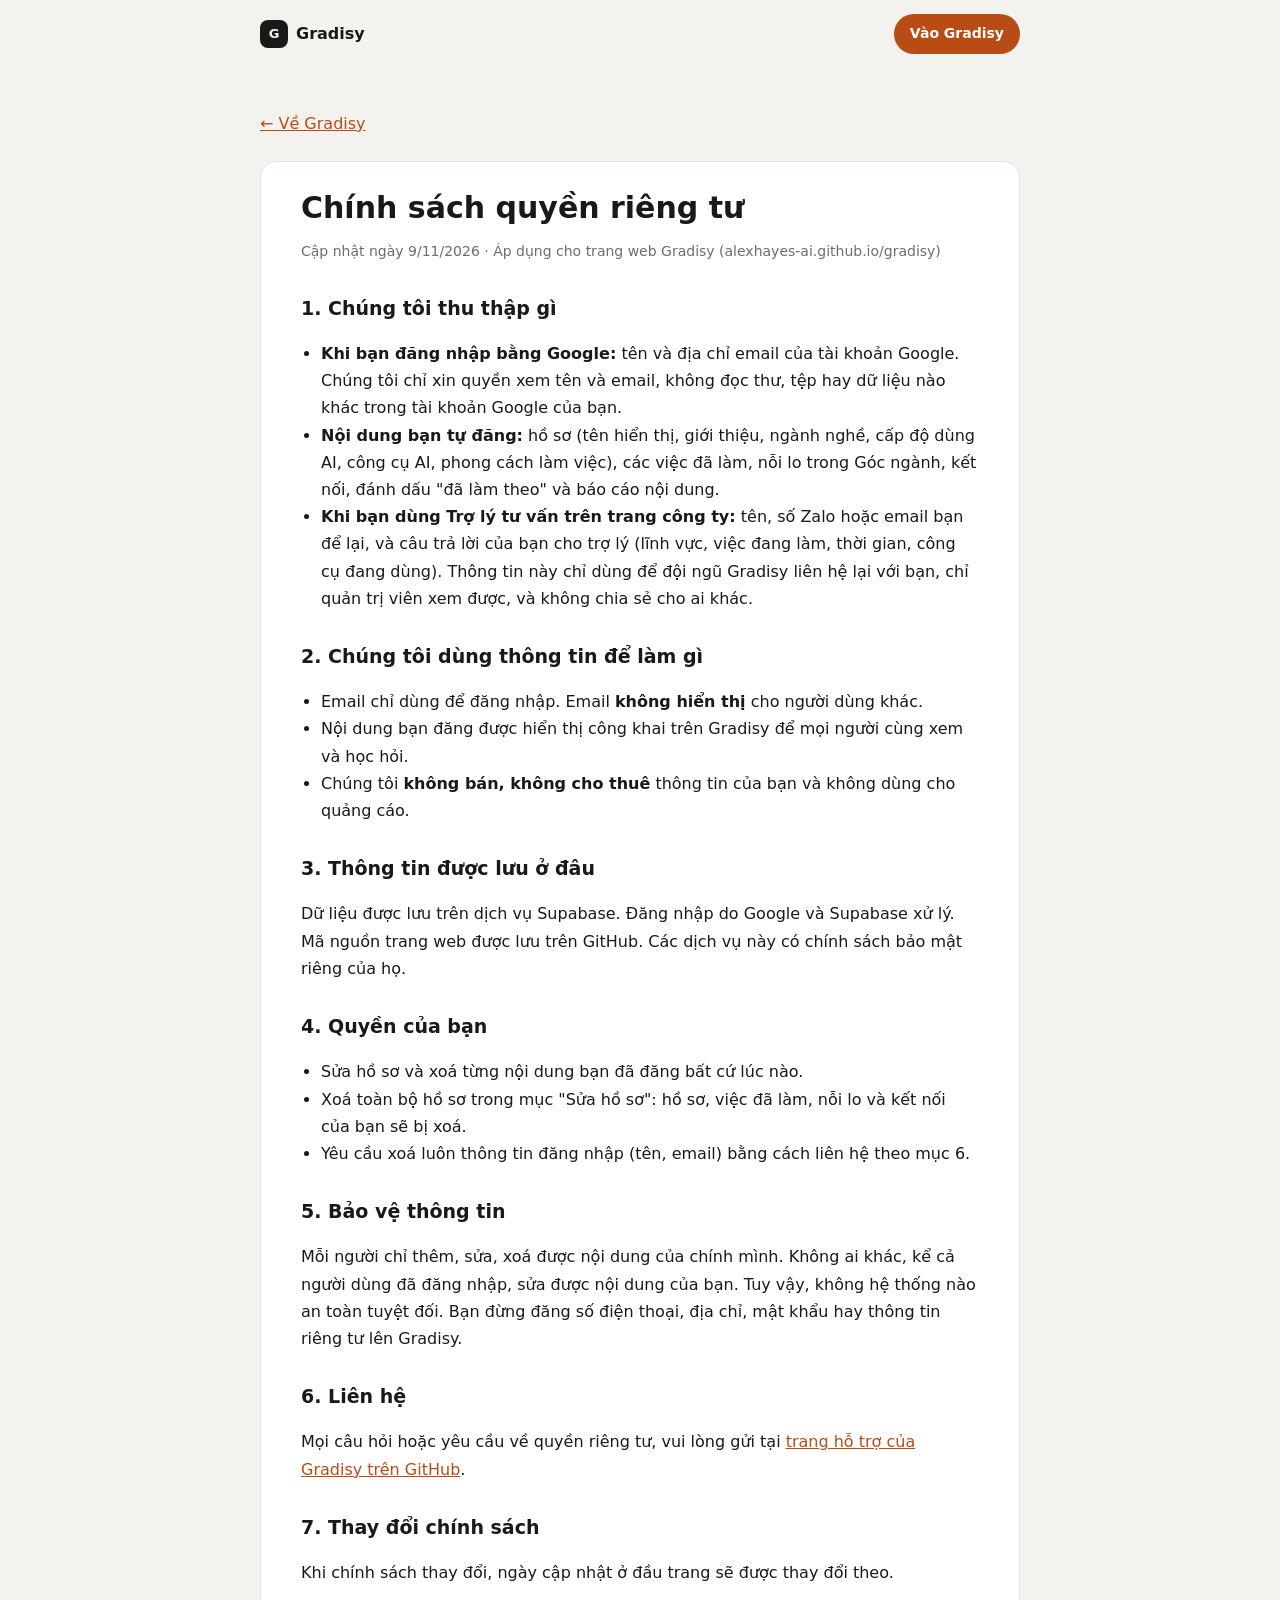
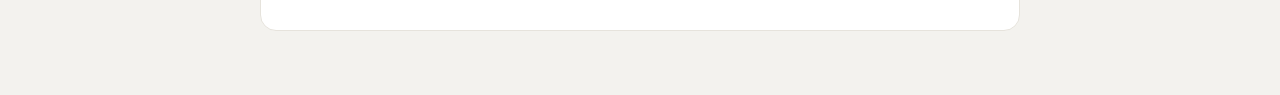
<file: privacy.html>
<!doctype html>
<html lang="vi">
<head>
<meta charset="utf-8">
<meta name="viewport" content="width=device-width, initial-scale=1">
<meta name="theme-color" content="#f3f2ee" media="(prefers-color-scheme: light)">
<meta name="theme-color" content="#141312" media="(prefers-color-scheme: dark)">
<link rel="icon" href="data:image/svg+xml,%3Csvg xmlns='http://www.w3.org/2000/svg' viewBox='0 0 32 32'%3E%3Crect width='32' height='32' rx='8' fill='%23191917'/%3E%3Ctext x='16' y='23' font-family='Arial' font-weight='700' font-size='20' text-anchor='middle' fill='%23f3f2ee'%3EG%3C/text%3E%3C/svg%3E">
<title>Chính sách quyền riêng tư · Gradisy</title>
<meta name="description" content="Chính sách quyền riêng tư của Gradisy: thu thập gì, dùng để làm gì, lưu ở đâu và cách xoá dữ liệu.">
<style>
  :root { --bg: #f3f2ee; --card: #fff; --ink: #191917; --muted: #6f6d67; --line: #e6e3dc; --accent: #b84c14; color-scheme: light; }
  @media (prefers-color-scheme: dark) { :root { --bg: #141312; --card: #1d1c1a; --ink: #f2f0ea; --muted: #9a978f; --line: #2e2c29; --accent: #f07a3c; color-scheme: dark; } }
  body { margin: 0; background: var(--bg); color: var(--ink); font: 16px/1.7 "Be Vietnam Pro", system-ui, -apple-system, "Segoe UI", sans-serif; }
  main { max-width: 760px; margin: 0 auto; padding: 32px max(16px, env(safe-area-inset-left)) 64px; }
  article { background: var(--card); border: 1px solid var(--line); border-radius: 16px; padding: 28px clamp(18px, 4vw, 40px); }
  h1 { font-size: 30px; line-height: 1.2; margin: 0 0 6px; } h2 { font-size: 19px; margin: 28px 0 6px; }
  .muted { color: var(--muted); font-size: 14px; } a { color: var(--accent); } main > p:first-child a { display: inline-block; padding: 8px 0; } ul { padding-left: 20px; }
 .bar-top { max-width: 760px; margin: 0 auto; padding: 14px max(16px, env(safe-area-inset-left)) 0; display: flex; align-items: center; justify-content: space-between; gap: 12px; } .bar-top .logo { display: flex; align-items: center; gap: 8px; font-weight: 700; color: var(--ink); text-decoration: none; } .bar-top .logo i { width: 28px; height: 28px; border-radius: 8px; background: var(--ink); color: var(--bg); display: grid; place-items: center; font-style: normal; font-size: 13px; } .bar-top .go { border-radius: 999px; padding: 8px 16px; font-size: 14px; font-weight: 600; background: var(--accent); color: #fff; text-decoration: none; } .bar-top .go:hover { filter: brightness(1.1); } a:hover { text-decoration-thickness: 2px; } :focus-visible { outline: 2px solid var(--accent); outline-offset: 2px; }
 .skip { position: absolute; left: 16px; top: -60px; background: var(--accent); color: #fff; font-weight: 700; padding: 10px 16px; border-radius: 10px; text-decoration: none; z-index: 10; } .skip:focus { top: 10px; }
</style>
</head>
<body>
<a class="skip" href="#noi-dung">Bỏ qua, tới nội dung</a>
<header class="bar-top"><a class="logo" href="./"><i>G</i>Gradisy</a><a class="go" href="./">Vào Gradisy</a></header>
<main id="noi-dung" tabindex="-1">
  <p><a href="./">← Về Gradisy</a></p>
  <article>
    <h1>Chính sách quyền riêng tư</h1>
    <p class="muted">Cập nhật ngày 9/11/2026 · Áp dụng cho trang web Gradisy (alexhayes-ai.github.io/gradisy)</p>

    <h2>1. Chúng tôi thu thập gì</h2>
    <ul>
      <li><b>Khi bạn đăng nhập bằng Google:</b> tên và địa chỉ email của tài khoản Google. Chúng tôi chỉ xin quyền xem tên và email, không đọc thư, tệp hay dữ liệu nào khác trong tài khoản Google của bạn.</li>
      <li><b>Nội dung bạn tự đăng:</b> hồ sơ (tên hiển thị, giới thiệu, ngành nghề, cấp độ dùng AI, công cụ AI, phong cách làm việc), các việc đã làm, nỗi lo trong Góc ngành, kết nối, đánh dấu "đã làm theo" và báo cáo nội dung.</li>
      <li><b>Khi bạn dùng Trợ lý tư vấn trên trang công ty:</b> tên, số Zalo hoặc email bạn để lại, và câu trả lời của bạn cho trợ lý (lĩnh vực, việc đang làm, thời gian, công cụ đang dùng). Thông tin này chỉ dùng để đội ngũ Gradisy liên hệ lại với bạn, chỉ quản trị viên xem được, và không chia sẻ cho ai khác.</li>
    </ul>

    <h2>2. Chúng tôi dùng thông tin để làm gì</h2>
    <ul>
      <li>Email chỉ dùng để đăng nhập. Email <b>không hiển thị</b> cho người dùng khác.</li>
      <li>Nội dung bạn đăng được hiển thị công khai trên Gradisy để mọi người cùng xem và học hỏi.</li>
      <li>Chúng tôi <b>không bán, không cho thuê</b> thông tin của bạn và không dùng cho quảng cáo.</li>
    </ul>

    <h2>3. Thông tin được lưu ở đâu</h2>
    <p>Dữ liệu được lưu trên dịch vụ Supabase. Đăng nhập do Google và Supabase xử lý. Mã nguồn trang web được lưu trên GitHub. Các dịch vụ này có chính sách bảo mật riêng của họ.</p>

    <h2>4. Quyền của bạn</h2>
    <ul>
      <li>Sửa hồ sơ và xoá từng nội dung bạn đã đăng bất cứ lúc nào.</li>
      <li>Xoá toàn bộ hồ sơ trong mục "Sửa hồ sơ": hồ sơ, việc đã làm, nỗi lo và kết nối của bạn sẽ bị xoá.</li>
      <li>Yêu cầu xoá luôn thông tin đăng nhập (tên, email) bằng cách liên hệ theo mục 6.</li>
    </ul>

    <h2>5. Bảo vệ thông tin</h2>
    <p>Mỗi người chỉ thêm, sửa, xoá được nội dung của chính mình. Không ai khác, kể cả người dùng đã đăng nhập, sửa được nội dung của bạn. Tuy vậy, không hệ thống nào an toàn tuyệt đối. Bạn đừng đăng số điện thoại, địa chỉ, mật khẩu hay thông tin riêng tư lên Gradisy.</p>

    <h2>6. Liên hệ</h2>
    <p>Mọi câu hỏi hoặc yêu cầu về quyền riêng tư, vui lòng gửi tại <a href="https://github.com/alexhayes-ai/gradisy/issues" rel="noopener">trang hỗ trợ của Gradisy trên GitHub</a>.</p>

    <h2>7. Thay đổi chính sách</h2>
    <p>Khi chính sách thay đổi, ngày cập nhật ở đầu trang sẽ được thay đổi theo.</p>
  </article>
</main>
</body>
</html>
</file>
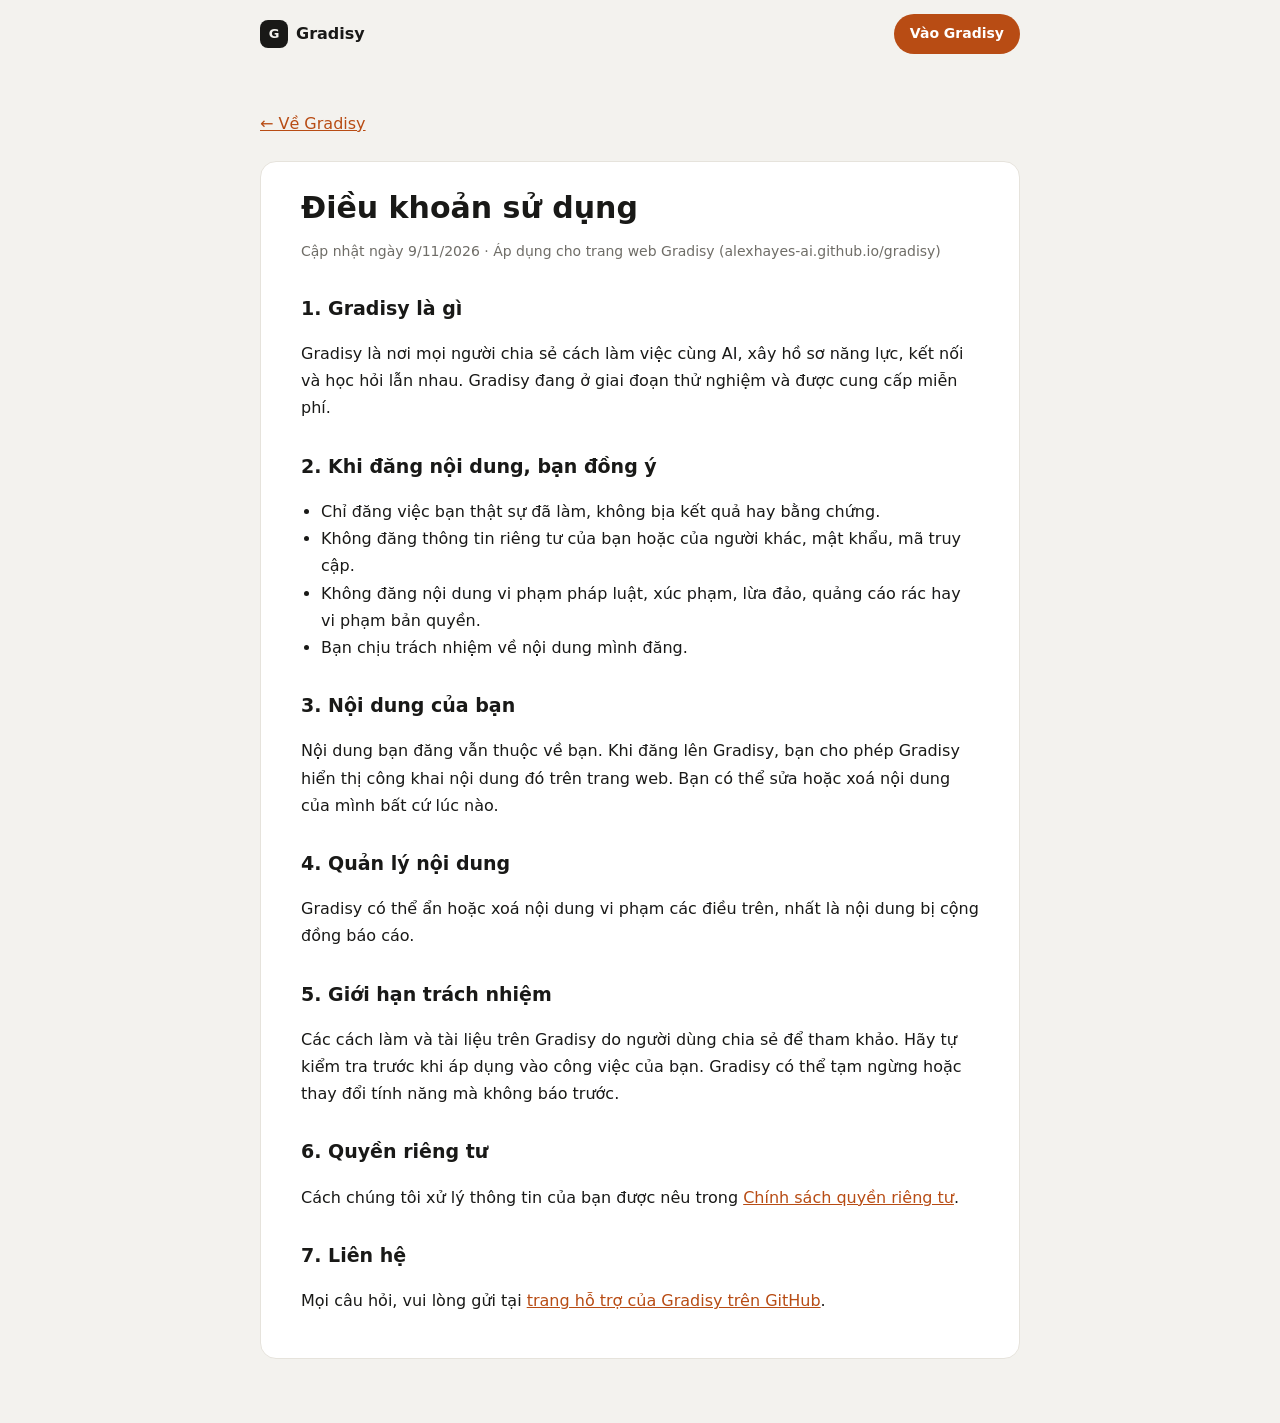
<file: terms.html>
<!doctype html>
<html lang="vi">
<head>
<meta charset="utf-8">
<meta name="viewport" content="width=device-width, initial-scale=1">
<meta name="theme-color" content="#f3f2ee" media="(prefers-color-scheme: light)">
<meta name="theme-color" content="#141312" media="(prefers-color-scheme: dark)">
<link rel="icon" href="data:image/svg+xml,%3Csvg xmlns='http://www.w3.org/2000/svg' viewBox='0 0 32 32'%3E%3Crect width='32' height='32' rx='8' fill='%23191917'/%3E%3Ctext x='16' y='23' font-family='Arial' font-weight='700' font-size='20' text-anchor='middle' fill='%23f3f2ee'%3EG%3C/text%3E%3C/svg%3E">
<title>Điều khoản sử dụng · Gradisy</title>
<meta name="description" content="Điều khoản sử dụng Gradisy: quy định khi tạo hồ sơ, đăng nội dung và dùng cộng đồng.">
<style>
  :root { --bg: #f3f2ee; --card: #fff; --ink: #191917; --muted: #6f6d67; --line: #e6e3dc; --accent: #b84c14; color-scheme: light; }
  @media (prefers-color-scheme: dark) { :root { --bg: #141312; --card: #1d1c1a; --ink: #f2f0ea; --muted: #9a978f; --line: #2e2c29; --accent: #f07a3c; color-scheme: dark; } }
  body { margin: 0; background: var(--bg); color: var(--ink); font: 16px/1.7 "Be Vietnam Pro", system-ui, -apple-system, "Segoe UI", sans-serif; }
  main { max-width: 760px; margin: 0 auto; padding: 32px max(16px, env(safe-area-inset-left)) 64px; }
  article { background: var(--card); border: 1px solid var(--line); border-radius: 16px; padding: 28px clamp(18px, 4vw, 40px); }
  h1 { font-size: 30px; line-height: 1.2; margin: 0 0 6px; } h2 { font-size: 19px; margin: 28px 0 6px; }
  .muted { color: var(--muted); font-size: 14px; } a { color: var(--accent); } main > p:first-child a { display: inline-block; padding: 8px 0; } ul { padding-left: 20px; }
 .bar-top { max-width: 760px; margin: 0 auto; padding: 14px max(16px, env(safe-area-inset-left)) 0; display: flex; align-items: center; justify-content: space-between; gap: 12px; } .bar-top .logo { display: flex; align-items: center; gap: 8px; font-weight: 700; color: var(--ink); text-decoration: none; } .bar-top .logo i { width: 28px; height: 28px; border-radius: 8px; background: var(--ink); color: var(--bg); display: grid; place-items: center; font-style: normal; font-size: 13px; } .bar-top .go { border-radius: 999px; padding: 8px 16px; font-size: 14px; font-weight: 600; background: var(--accent); color: #fff; text-decoration: none; } .bar-top .go:hover { filter: brightness(1.1); } a:hover { text-decoration-thickness: 2px; } :focus-visible { outline: 2px solid var(--accent); outline-offset: 2px; }
 .skip { position: absolute; left: 16px; top: -60px; background: var(--accent); color: #fff; font-weight: 700; padding: 10px 16px; border-radius: 10px; text-decoration: none; z-index: 10; } .skip:focus { top: 10px; }
</style>
</head>
<body>
<a class="skip" href="#noi-dung">Bỏ qua, tới nội dung</a>
<header class="bar-top"><a class="logo" href="./"><i>G</i>Gradisy</a><a class="go" href="./">Vào Gradisy</a></header>
<main id="noi-dung" tabindex="-1">
  <p><a href="./">← Về Gradisy</a></p>
  <article>
    <h1>Điều khoản sử dụng</h1>
    <p class="muted">Cập nhật ngày 9/11/2026 · Áp dụng cho trang web Gradisy (alexhayes-ai.github.io/gradisy)</p>

    <h2>1. Gradisy là gì</h2>
    <p>Gradisy là nơi mọi người chia sẻ cách làm việc cùng AI, xây hồ sơ năng lực, kết nối và học hỏi lẫn nhau. Gradisy đang ở giai đoạn thử nghiệm và được cung cấp miễn phí.</p>

    <h2>2. Khi đăng nội dung, bạn đồng ý</h2>
    <ul>
      <li>Chỉ đăng việc bạn thật sự đã làm, không bịa kết quả hay bằng chứng.</li>
      <li>Không đăng thông tin riêng tư của bạn hoặc của người khác, mật khẩu, mã truy cập.</li>
      <li>Không đăng nội dung vi phạm pháp luật, xúc phạm, lừa đảo, quảng cáo rác hay vi phạm bản quyền.</li>
      <li>Bạn chịu trách nhiệm về nội dung mình đăng.</li>
    </ul>

    <h2>3. Nội dung của bạn</h2>
    <p>Nội dung bạn đăng vẫn thuộc về bạn. Khi đăng lên Gradisy, bạn cho phép Gradisy hiển thị công khai nội dung đó trên trang web. Bạn có thể sửa hoặc xoá nội dung của mình bất cứ lúc nào.</p>

    <h2>4. Quản lý nội dung</h2>
    <p>Gradisy có thể ẩn hoặc xoá nội dung vi phạm các điều trên, nhất là nội dung bị cộng đồng báo cáo.</p>

    <h2>5. Giới hạn trách nhiệm</h2>
    <p>Các cách làm và tài liệu trên Gradisy do người dùng chia sẻ để tham khảo. Hãy tự kiểm tra trước khi áp dụng vào công việc của bạn. Gradisy có thể tạm ngừng hoặc thay đổi tính năng mà không báo trước.</p>

    <h2>6. Quyền riêng tư</h2>
    <p>Cách chúng tôi xử lý thông tin của bạn được nêu trong <a href="privacy.html">Chính sách quyền riêng tư</a>.</p>

    <h2>7. Liên hệ</h2>
    <p>Mọi câu hỏi, vui lòng gửi tại <a href="https://github.com/alexhayes-ai/gradisy/issues" rel="noopener">trang hỗ trợ của Gradisy trên GitHub</a>.</p>
  </article>
</main>
</body>
</html>
</file>
